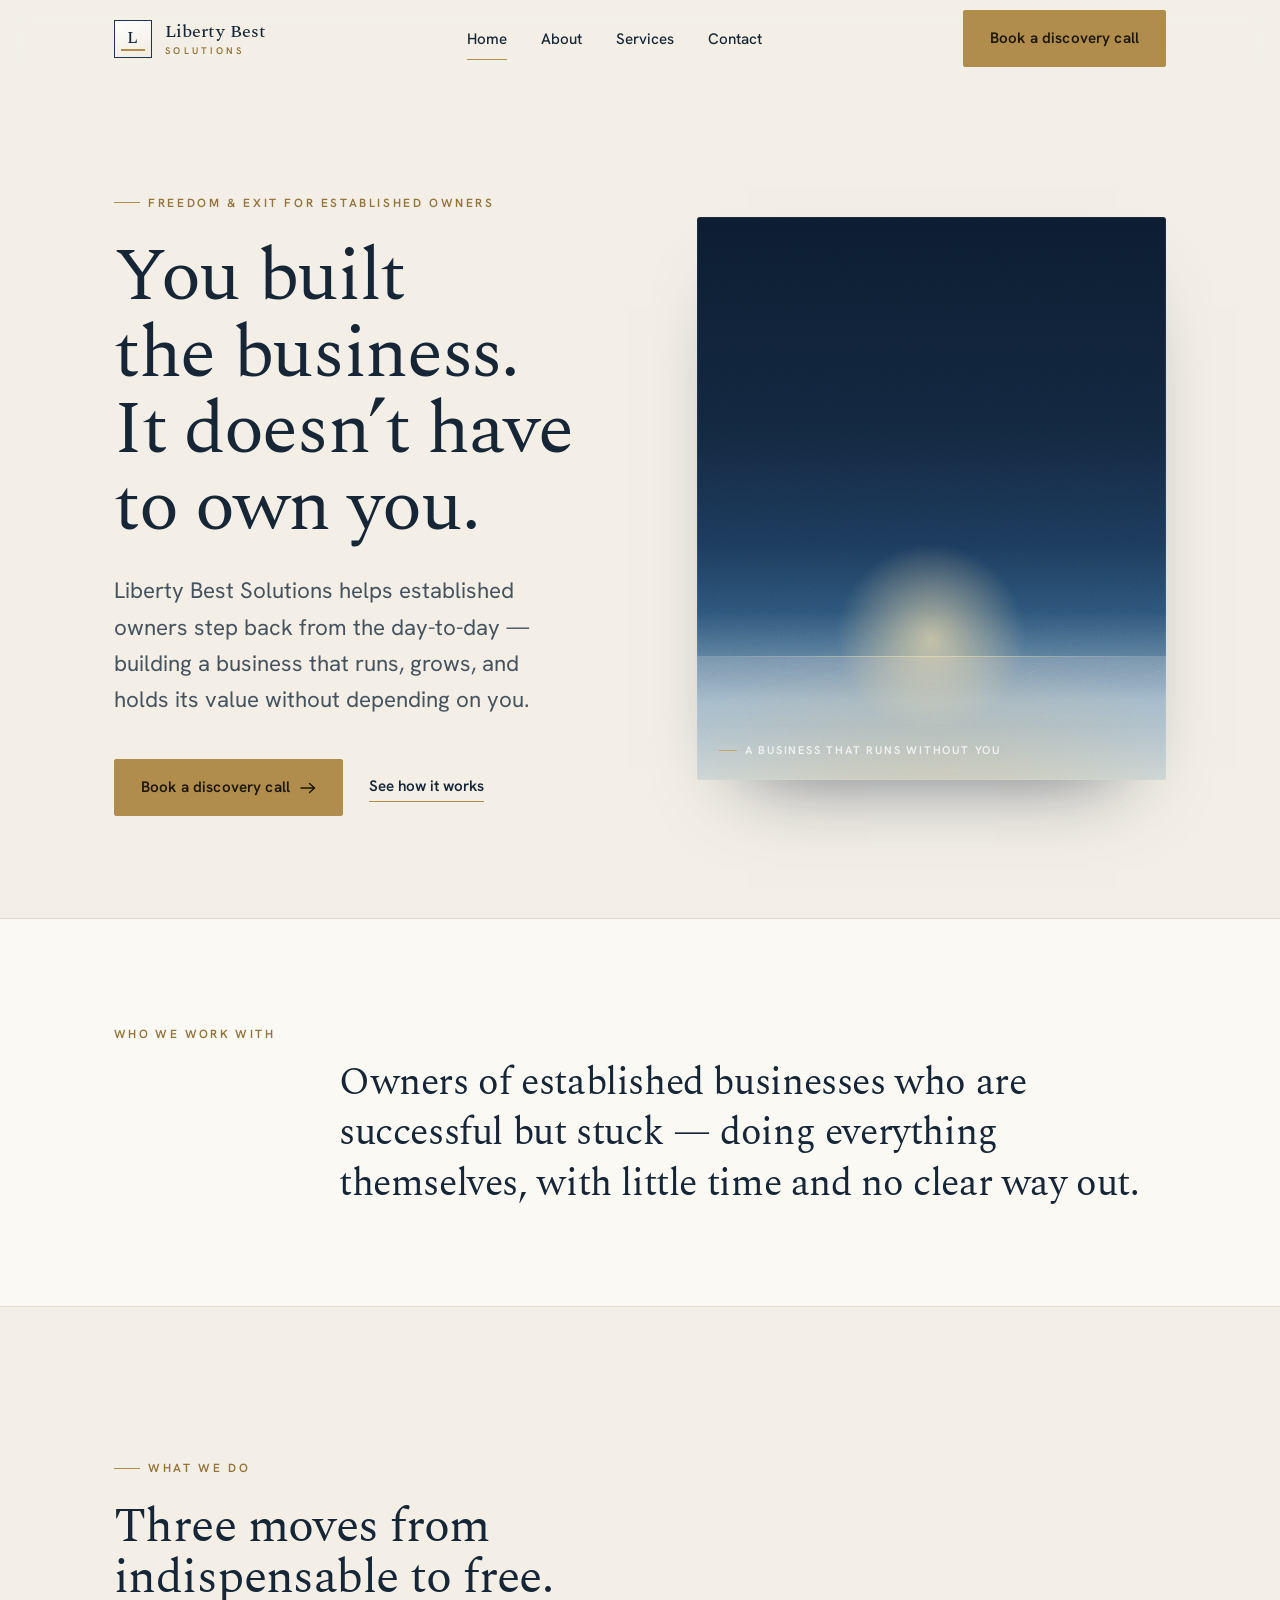
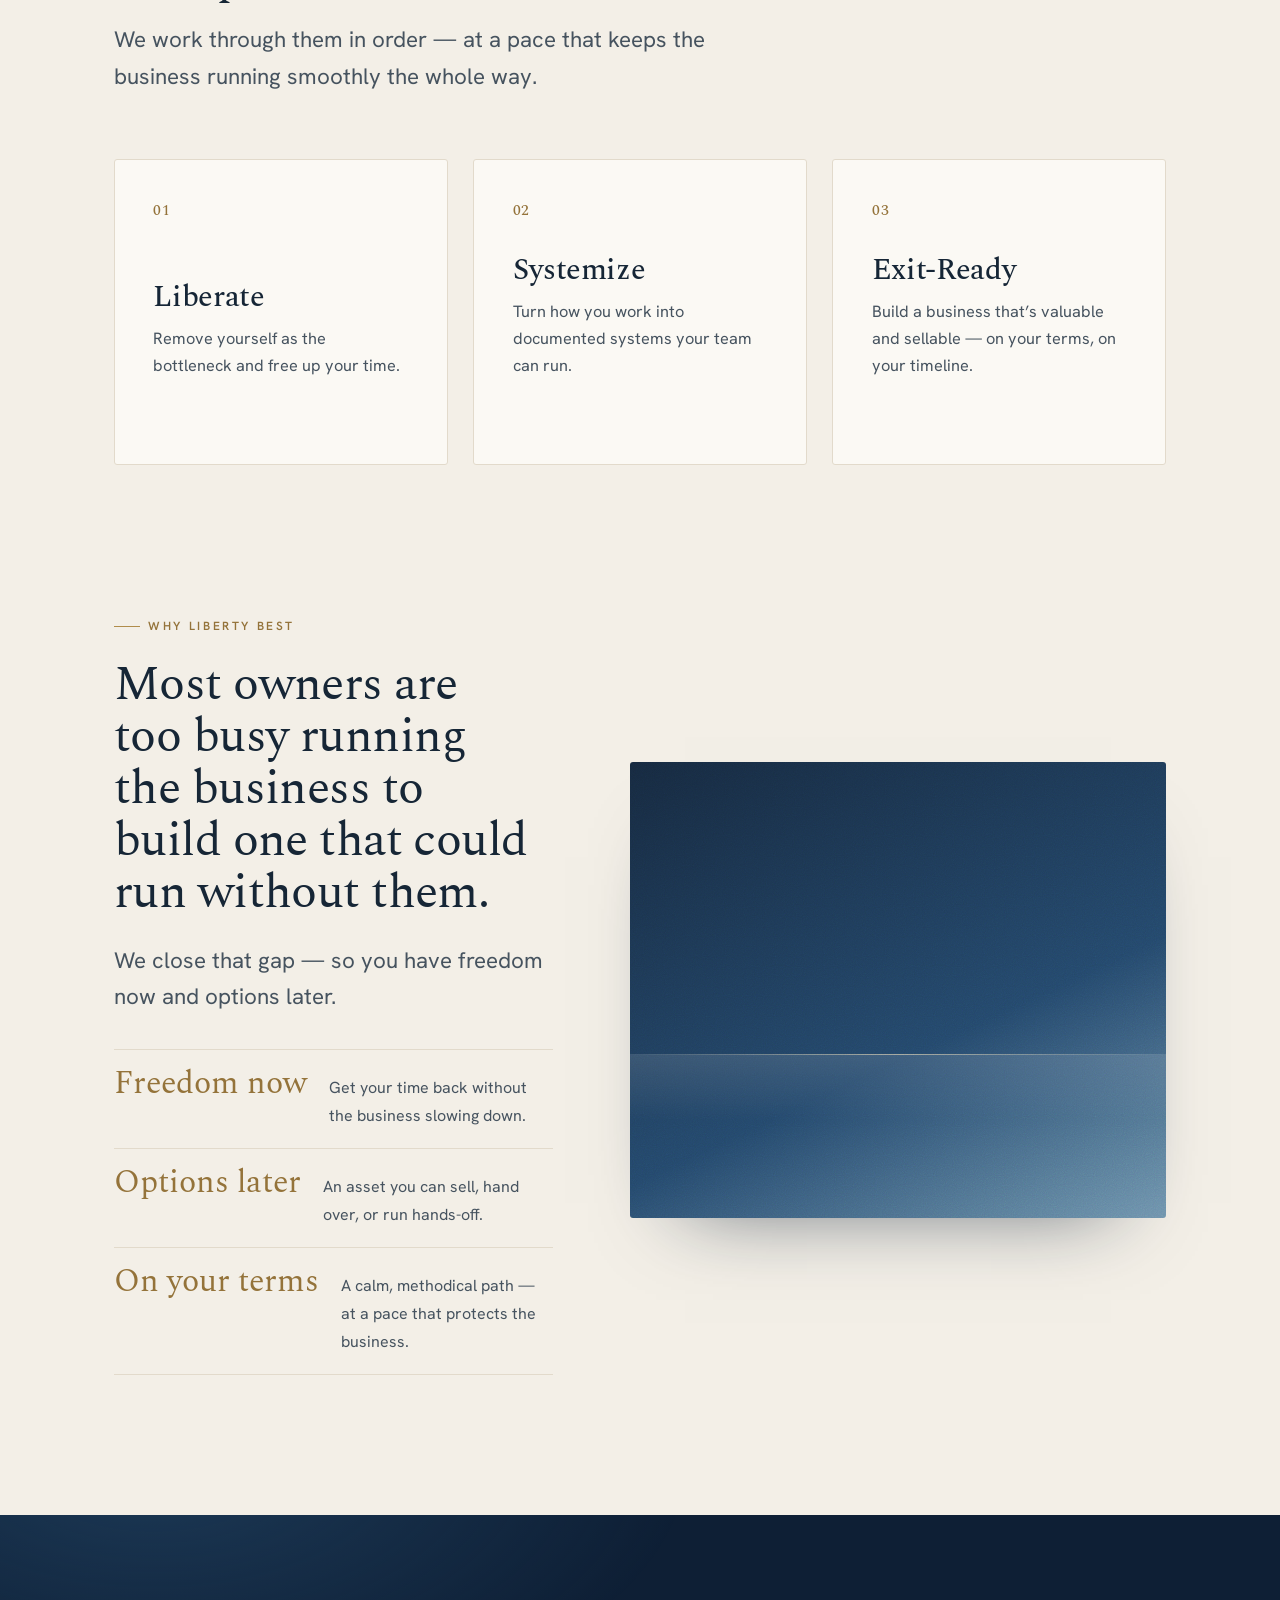
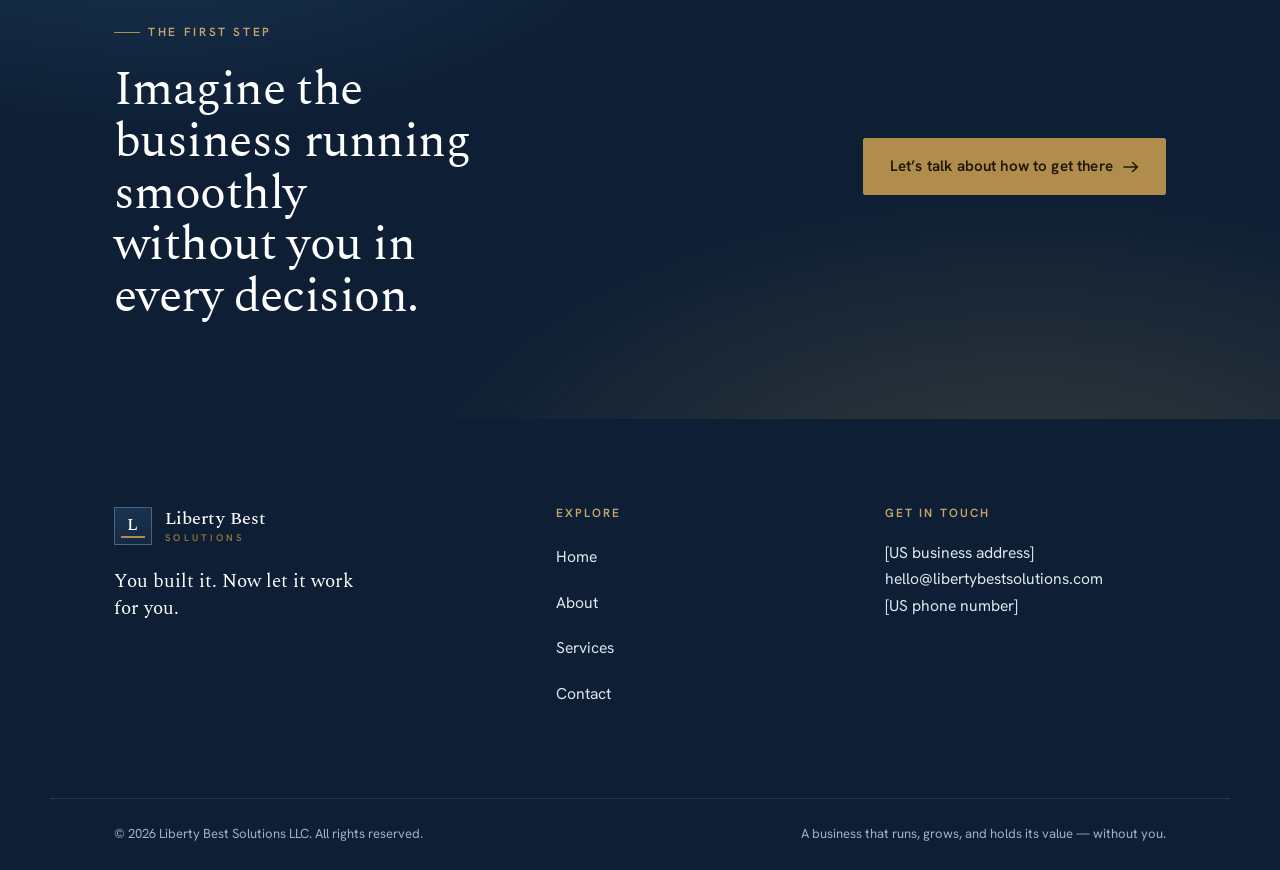
<file: index.html>
<!DOCTYPE html>
<html lang="en">
<head>
<meta charset="UTF-8" />
<meta name="viewport" content="width=device-width, initial-scale=1.0" />
<title>Liberty Best Solutions — A business that runs without you</title>
<meta name="description" content="Liberty Best Solutions helps established owners step back from the day-to-day — building a business that runs, grows, and holds its value without depending on you." />
<link rel="stylesheet" href="styles.css" />
</head>
<body>

<!-- ===== Header ===== -->
<header class="site-header">
  <div class="wrap nav">
    <a class="brand" href="index.html" aria-label="Liberty Best Solutions home">
      <span class="brand__mark"><span>L</span></span>
      <span class="brand__name"><b>Liberty Best</b><small>Solutions</small></span>
    </a>
    <nav class="nav__links" aria-label="Primary">
      <a href="index.html" aria-current="page">Home</a>
      <a href="about.html">About</a>
      <a href="services.html">Services</a>
      <a href="contact.html">Contact</a>
    </nav>
    <div class="nav__cta">
      <a class="btn btn--gold" href="contact.html">Book a discovery call</a>
      <button class="nav__toggle" aria-label="Menu" aria-expanded="false"><span></span></button>
    </div>
  </div>
</header>

<main>
<!-- ===== Hero ===== -->
<section class="hero">
  <div class="wrap hero__grid">
    <div class="hero__copy">
      <p class="eyebrow hero__eyebrow reveal">Freedom &amp; exit for established owners</p>
      <h1 class="display reveal" data-d="1">You built the business.<br />It doesn’t have to own you.</h1>
      <p class="lead reveal" data-d="2">Liberty Best Solutions helps established owners step back from the day-to-day — building a business that runs, grows, and holds its value without depending on you.</p>
      <div class="hero__actions reveal" data-d="3">
        <a class="btn btn--gold" href="contact.html">Book a discovery call
          <svg width="16" height="12" viewBox="0 0 16 12" fill="none"><path d="M1 6h13M9.5 1.5 14.5 6l-5 4.5" stroke="currentColor" stroke-width="1.5" stroke-linecap="round" stroke-linejoin="round"/></svg>
        </a>
        <a class="tlink" href="services.html">See how it works</a>
      </div>
    </div>
    <div class="hero__visual reveal" data-d="2">
      <div class="horizon">
        <div class="horizon__line"></div>
        <div class="grain"></div>
        <span class="horizon__caption">A business that runs without you</span>
      </div>
    </div>
  </div>
</section>

<!-- ===== Who we work with ===== -->
<section class="statement section--tight">
  <div class="wrap statement__inner">
    <p class="statement__label reveal">Who we work&nbsp;with</p>
    <p class="statement__text reveal" data-d="1">Owners of established businesses who are successful but stuck — doing everything themselves, with little time and no clear way out.</p>
  </div>
</section>

<!-- ===== Services summary ===== -->
<section class="section">
  <div class="wrap">
    <div class="shead reveal">
      <p class="eyebrow">What we do</p>
      <h2 class="h2">Three moves from indispensable to free.</h2>
      <p class="lead">We work through them in order — at a pace that keeps the business running smoothly the whole way.</p>
    </div>
    <div class="svc-grid">
      <article class="svc reveal" data-d="1">
        <span class="svc__num">01</span>
        <h3 class="svc__title">Liberate</h3>
        <p class="svc__body">Remove yourself as the bottleneck and free up your time.</p>
        <a class="svc__more" href="services.html#liberate">Explore Liberate
          <svg width="14" height="10" viewBox="0 0 14 10" fill="none"><path d="M1 5h11M8 1.5 12.5 5 8 8.5" stroke="currentColor" stroke-width="1.4" stroke-linecap="round" stroke-linejoin="round"/></svg>
        </a>
      </article>
      <article class="svc reveal" data-d="2">
        <span class="svc__num">02</span>
        <h3 class="svc__title">Systemize</h3>
        <p class="svc__body">Turn how you work into documented systems your team can run.</p>
        <a class="svc__more" href="services.html#systemize">Explore Systemize
          <svg width="14" height="10" viewBox="0 0 14 10" fill="none"><path d="M1 5h11M8 1.5 12.5 5 8 8.5" stroke="currentColor" stroke-width="1.4" stroke-linecap="round" stroke-linejoin="round"/></svg>
        </a>
      </article>
      <article class="svc reveal" data-d="3">
        <span class="svc__num">03</span>
        <h3 class="svc__title">Exit-Ready</h3>
        <p class="svc__body">Build a business that’s valuable and sellable — on your terms, on your timeline.</p>
        <a class="svc__more" href="services.html#exit-ready">Explore Exit-Ready
          <svg width="14" height="10" viewBox="0 0 14 10" fill="none"><path d="M1 5h11M8 1.5 12.5 5 8 8.5" stroke="currentColor" stroke-width="1.4" stroke-linecap="round" stroke-linejoin="round"/></svg>
        </a>
      </article>
    </div>
  </div>
</section>

<!-- ===== Why Liberty Best ===== -->
<section class="section" style="padding-top:0;">
  <div class="wrap editorial">
    <div class="editorial__copy">
      <p class="eyebrow reveal">Why Liberty Best</p>
      <h2 class="h2 reveal" data-d="1" style="margin:22px 0 24px;">Most owners are too busy running the business to build one that could run without them.</h2>
      <p class="lead reveal" data-d="2">We close that gap — so you have freedom now and options later.</p>
      <dl class="kfacts reveal" data-d="2">
        <div class="kfact"><b>Freedom now</b><span>Get your time back without the business slowing down.</span></div>
        <div class="kfact"><b>Options later</b><span>An asset you can sell, hand over, or run hands-off.</span></div>
        <div class="kfact"><b>On your terms</b><span>A calm, methodical path — at a pace that protects the business.</span></div>
      </dl>
    </div>
    <div class="editorial__media reveal" data-d="1">
      <div class="horizon__line"></div>
      <div class="grain"></div>
    </div>
  </div>
</section>

<!-- ===== Closing CTA ===== -->
<section class="cta-band on-navy">
  <div class="horizon-bg"></div>
  <div class="wrap cta-band__inner section--tight">
    <div>
      <p class="eyebrow reveal">The first step</p>
      <h2 class="reveal" data-d="1" style="margin-top:20px;">Imagine the business running smoothly without you in every decision.</h2>
    </div>
    <div class="reveal" data-d="2">
      <a class="btn btn--gold" href="contact.html">Let’s talk about how to get there
        <svg width="16" height="12" viewBox="0 0 16 12" fill="none"><path d="M1 6h13M9.5 1.5 14.5 6l-5 4.5" stroke="currentColor" stroke-width="1.5" stroke-linecap="round" stroke-linejoin="round"/></svg>
      </a>
    </div>
  </div>
</section>
</main>

<!-- ===== Footer ===== -->
<footer class="site-footer">
  <div class="wrap foot">
    <div class="foot__brand">
      <a class="brand" href="index.html" aria-label="Liberty Best Solutions home">
        <span class="brand__mark"><span>L</span></span>
        <span class="brand__name"><b>Liberty Best</b><small>Solutions</small></span>
      </a>
      <p class="foot__tag">You built it. Now let it work for you.</p>
    </div>
    <div>
      <h4>Explore</h4>
      <ul>
        <li><a href="index.html">Home</a></li>
        <li><a href="about.html">About</a></li>
        <li><a href="services.html">Services</a></li>
        <li><a href="contact.html">Contact</a></li>
      </ul>
    </div>
    <div>
      <h4>Get in touch</h4>
      <address>
        [US business address]<br />
        <a href="mailto:hello@libertybestsolutions.com">hello@libertybestsolutions.com</a><br />
        [US phone number]
      </address>
    </div>
  </div>
  <div class="wrap foot__bar">
    <span>© <span data-year>2026</span> Liberty Best Solutions LLC. All rights reserved.</span>
    <span>A business that runs, grows, and holds its value — without you.</span>
  </div>
</footer>

<script src="app.js"></script>
</body>
</html>
</file>
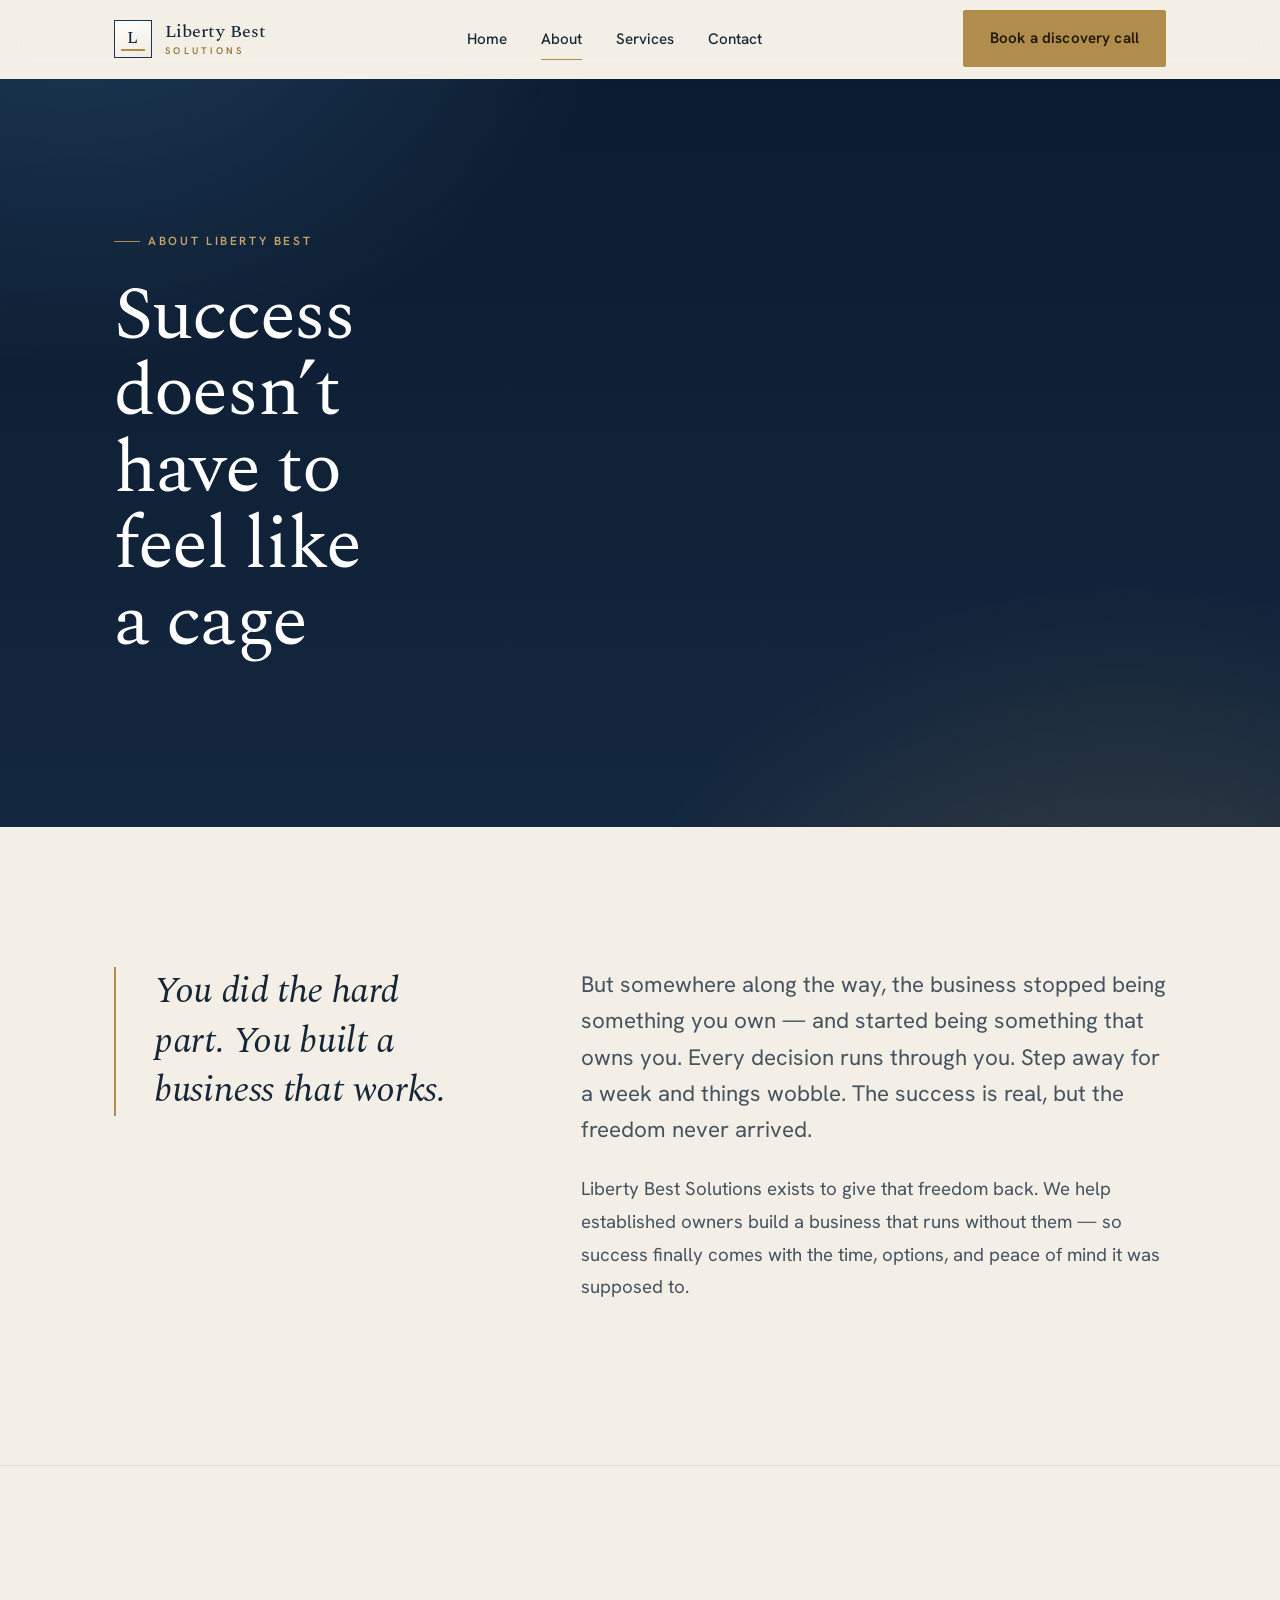
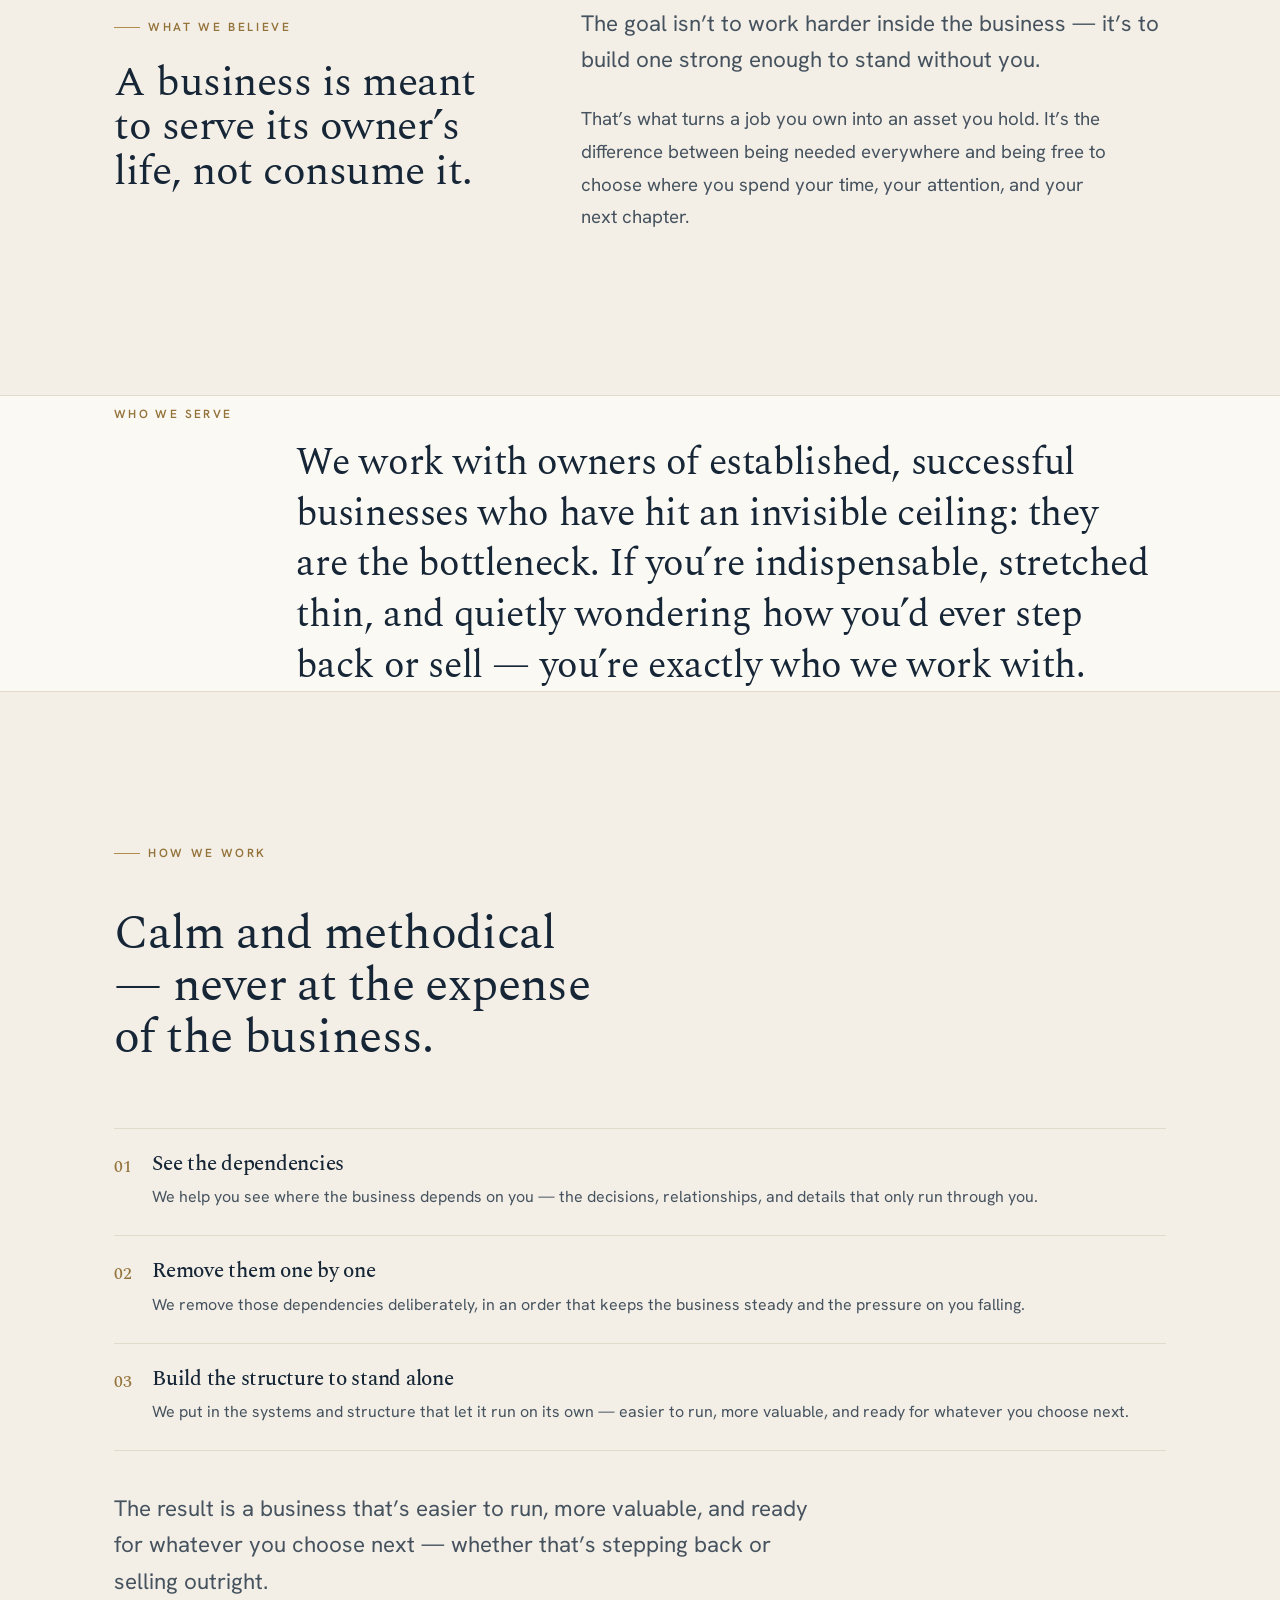
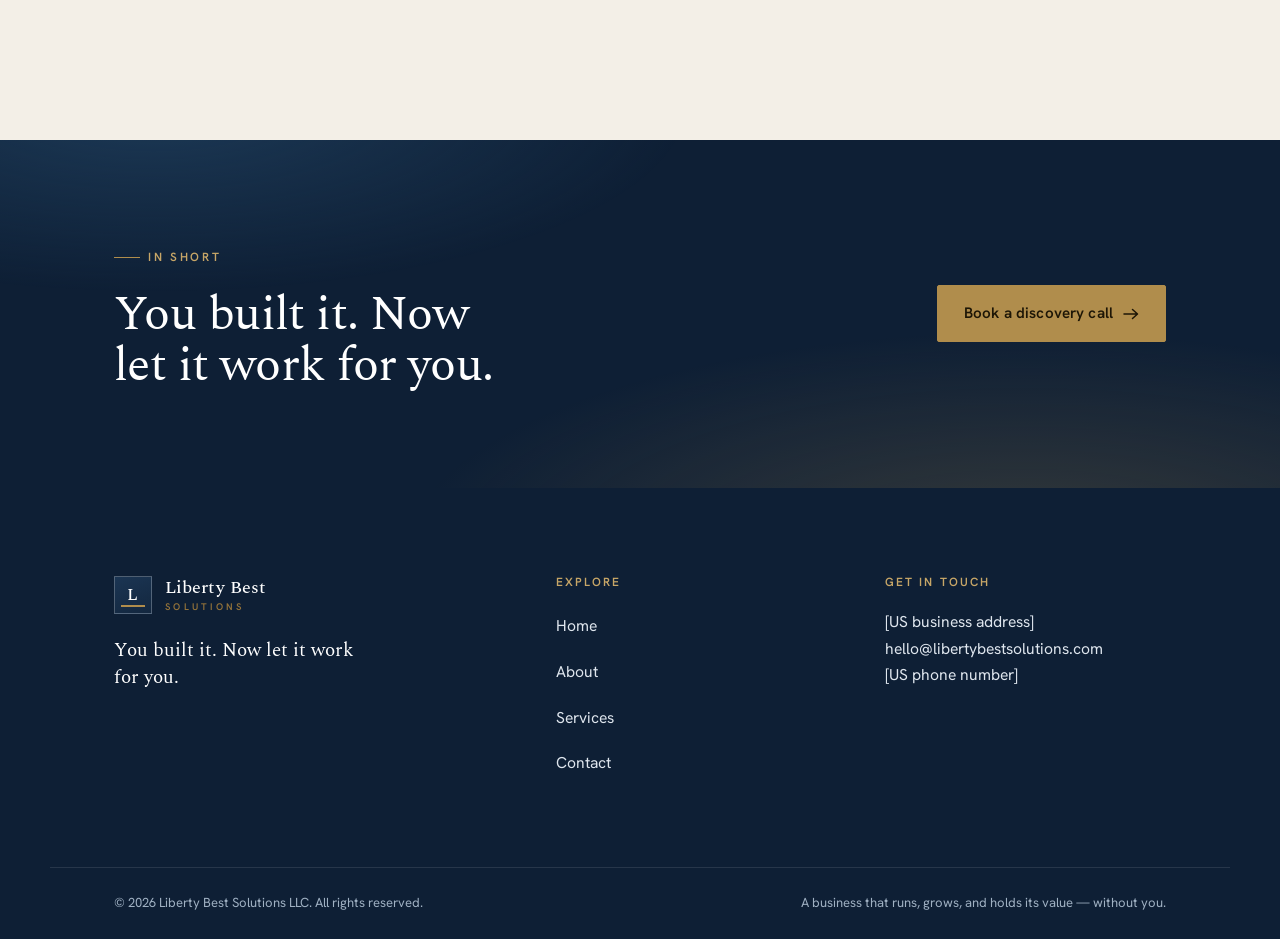
<file: about.html>
<!DOCTYPE html>
<html lang="en">
<head>
<meta charset="UTF-8" />
<meta name="viewport" content="width=device-width, initial-scale=1.0" />
<title>About — Liberty Best Solutions</title>
<meta name="description" content="Success doesn’t have to feel like a cage. Liberty Best Solutions helps established owners build a business that runs without them — so success finally comes with time, options, and peace of mind." />
<link rel="stylesheet" href="styles.css" />
</head>
<body>

<header class="site-header">
  <div class="wrap nav">
    <a class="brand" href="index.html" aria-label="Liberty Best Solutions home">
      <span class="brand__mark"><span>L</span></span>
      <span class="brand__name"><b>Liberty Best</b><small>Solutions</small></span>
    </a>
    <nav class="nav__links" aria-label="Primary">
      <a href="index.html">Home</a>
      <a href="about.html" aria-current="page">About</a>
      <a href="services.html">Services</a>
      <a href="contact.html">Contact</a>
    </nav>
    <div class="nav__cta">
      <a class="btn btn--gold" href="contact.html">Book a discovery call</a>
      <button class="nav__toggle" aria-label="Menu" aria-expanded="false"><span></span></button>
    </div>
  </div>
</header>

<main>
<!-- Page hero -->
<section class="phero on-navy">
  <div class="phero__bg"></div>
  <div class="wrap">
    <div class="phero__inner">
      <p class="eyebrow reveal">About Liberty Best</p>
      <h1 class="display reveal" data-d="1">Success doesn’t have to feel like a cage</h1>
    </div>
  </div>
</section>

<!-- Opening -->
<section class="section">
  <div class="wrap prose-grid">
    <div class="reveal">
      <p class="pullquote">You did the hard part. You built a business that works.</p>
    </div>
    <div class="body reveal" data-d="1">
      <p class="lead">But somewhere along the way, the business stopped being something you own — and started being something that owns you. Every decision runs through you. Step away for a week and things wobble. The success is real, but the freedom never arrived.</p>
      <p>Liberty Best Solutions exists to give that freedom back. We help established owners build a business that runs without them — so success finally comes with the time, options, and peace of mind it was supposed to.</p>
    </div>
  </div>
</section>

<hr class="divider" />

<!-- What we believe -->
<section class="section">
  <div class="wrap prose-grid">
    <div class="reveal">
      <p class="eyebrow">What we believe</p>
      <h2 class="h2" style="margin-top:22px;">A business is meant to serve its owner’s life, not consume it.</h2>
    </div>
    <div class="body reveal" data-d="1">
      <p class="lead">The goal isn’t to work harder inside the business — it’s to build one strong enough to stand without you.</p>
      <p>That’s what turns a job you own into an asset you hold. It’s the difference between being needed everywhere and being free to choose where you spend your time, your attention, and your next chapter.</p>
    </div>
  </div>
</section>

<!-- Who we serve / How we work -->
<section class="statement">
  <div class="wrap statement__inner">
    <p class="statement__label reveal">Who we serve</p>
    <p class="statement__text reveal" data-d="1">We work with owners of established, successful businesses who have hit an invisible ceiling: they are the bottleneck. If you’re indispensable, stretched thin, and quietly wondering how you’d ever step back or sell — you’re exactly who we work with.</p>
  </div>
</section>

<section class="section">
  <div class="wrap">
    <div class="shead reveal">
      <p class="eyebrow">How we work</p>
      <h2 class="h2" style="margin-top:22px;">Calm and methodical — never at the expense of the business.</h2>
    </div>
    <ol class="valuelist">
      <li class="reveal">
        <span class="vnum">01</span>
        <div>
          <h3>See the dependencies</h3>
          <p>We help you see where the business depends on you — the decisions, relationships, and details that only run through you.</p>
        </div>
      </li>
      <li class="reveal" data-d="1">
        <span class="vnum">02</span>
        <div>
          <h3>Remove them one by one</h3>
          <p>We remove those dependencies deliberately, in an order that keeps the business steady and the pressure on you falling.</p>
        </div>
      </li>
      <li class="reveal" data-d="2">
        <span class="vnum">03</span>
        <div>
          <h3>Build the structure to stand alone</h3>
          <p>We put in the systems and structure that let it run on its own — easier to run, more valuable, and ready for whatever you choose next.</p>
        </div>
      </li>
    </ol>
    <p class="lead reveal" data-d="2" style="margin-top:40px;max-width:60ch;">The result is a business that’s easier to run, more valuable, and ready for whatever you choose next — whether that’s stepping back or selling outright.</p>
  </div>
</section>

<!-- Closing -->
<section class="cta-band on-navy">
  <div class="horizon-bg"></div>
  <div class="wrap cta-band__inner section--tight">
    <div>
      <p class="eyebrow reveal">In short</p>
      <h2 class="reveal" data-d="1" style="margin-top:20px;">You built it. Now let it work for you.</h2>
    </div>
    <div class="reveal" data-d="2">
      <a class="btn btn--gold" href="contact.html">Book a discovery call
        <svg width="16" height="12" viewBox="0 0 16 12" fill="none"><path d="M1 6h13M9.5 1.5 14.5 6l-5 4.5" stroke="currentColor" stroke-width="1.5" stroke-linecap="round" stroke-linejoin="round"/></svg>
      </a>
    </div>
  </div>
</section>
</main>

<footer class="site-footer">
  <div class="wrap foot">
    <div class="foot__brand">
      <a class="brand" href="index.html" aria-label="Liberty Best Solutions home">
        <span class="brand__mark"><span>L</span></span>
        <span class="brand__name"><b>Liberty Best</b><small>Solutions</small></span>
      </a>
      <p class="foot__tag">You built it. Now let it work for you.</p>
    </div>
    <div>
      <h4>Explore</h4>
      <ul>
        <li><a href="index.html">Home</a></li>
        <li><a href="about.html">About</a></li>
        <li><a href="services.html">Services</a></li>
        <li><a href="contact.html">Contact</a></li>
      </ul>
    </div>
    <div>
      <h4>Get in touch</h4>
      <address>
        [US business address]<br />
        <a href="mailto:hello@libertybestsolutions.com">hello@libertybestsolutions.com</a><br />
        [US phone number]
      </address>
    </div>
  </div>
  <div class="wrap foot__bar">
    <span>© <span data-year>2026</span> Liberty Best Solutions LLC. All rights reserved.</span>
    <span>A business that runs, grows, and holds its value — without you.</span>
  </div>
</footer>

<script src="app.js"></script>
</body>
</html>
</file>
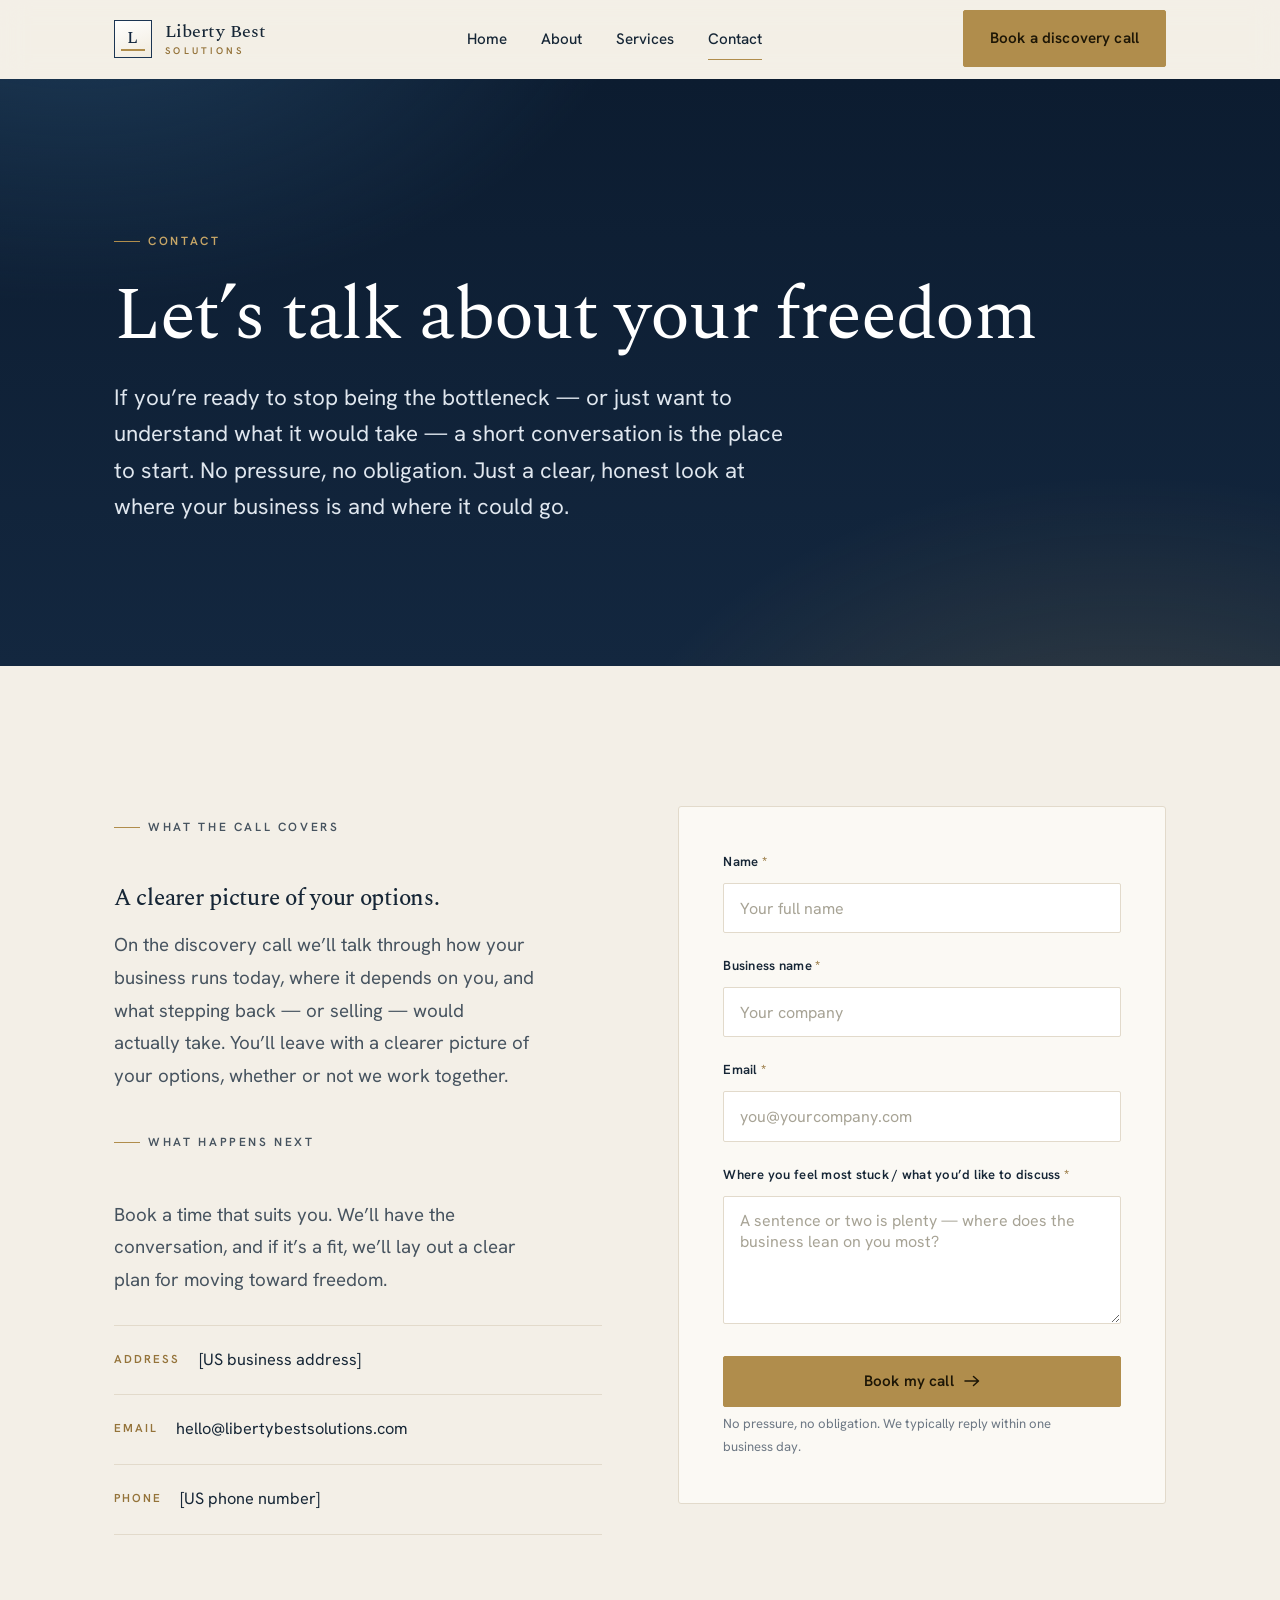
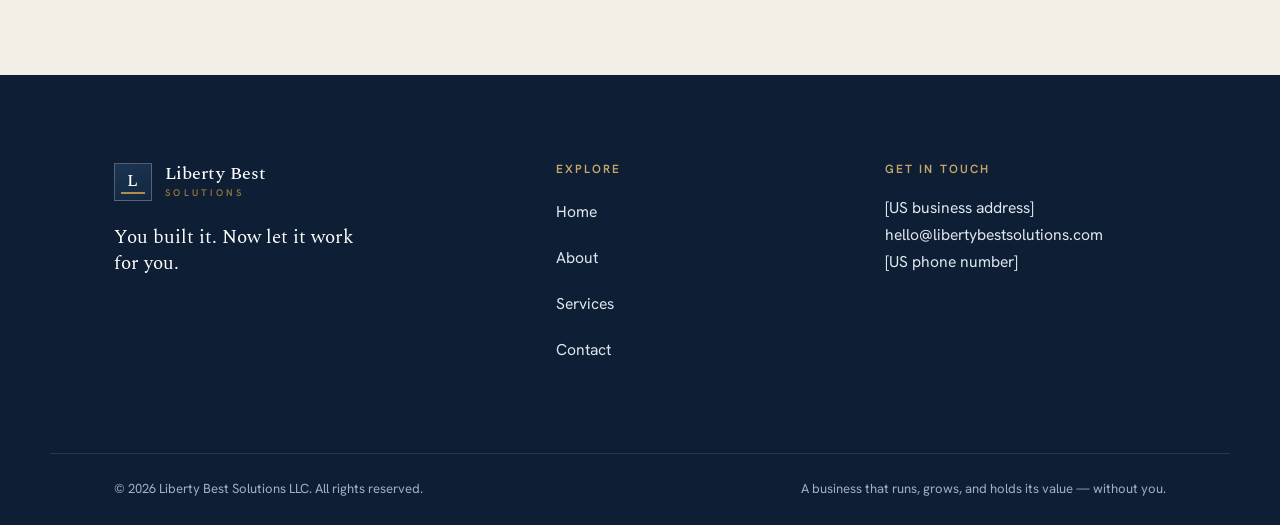
<file: contact.html>
<!DOCTYPE html>
<html lang="en">
<head>
<meta charset="UTF-8" />
<meta name="viewport" content="width=device-width, initial-scale=1.0" />
<title>Contact — Liberty Best Solutions</title>
<meta name="description" content="Let’s talk about your freedom. Book a discovery call — no pressure, no obligation. A clear, honest look at where your business is and where it could go." />
<link rel="stylesheet" href="styles.css" />
</head>
<body>

<header class="site-header">
  <div class="wrap nav">
    <a class="brand" href="index.html" aria-label="Liberty Best Solutions home">
      <span class="brand__mark"><span>L</span></span>
      <span class="brand__name"><b>Liberty Best</b><small>Solutions</small></span>
    </a>
    <nav class="nav__links" aria-label="Primary">
      <a href="index.html">Home</a>
      <a href="about.html">About</a>
      <a href="services.html">Services</a>
      <a href="contact.html" aria-current="page">Contact</a>
    </nav>
    <div class="nav__cta">
      <a class="btn btn--gold" href="#book">Book a discovery call</a>
      <button class="nav__toggle" aria-label="Menu" aria-expanded="false"><span></span></button>
    </div>
  </div>
</header>

<main>
<!-- Page hero -->
<section class="phero on-navy">
  <div class="phero__bg"></div>
  <div class="wrap">
    <div class="phero__inner wide">
      <p class="eyebrow reveal">Contact</p>
      <h1 class="display reveal" data-d="1">Let’s talk about your freedom</h1>
      <p class="lead reveal" data-d="2">If you’re ready to stop being the bottleneck — or just want to understand what it would take — a short conversation is the place to start. No pressure, no obligation. Just a clear, honest look at where your business is and where it could go.</p>
    </div>
  </div>
</section>

<!-- Contact + form -->
<section class="section" id="book">
  <div class="wrap contact-grid">
    <!-- Aside -->
    <div class="contact-aside">
      <div class="reveal">
        <p class="eyebrow">What the call covers</p>
        <h3 style="margin-top:20px;">A clearer picture of your options.</h3>
        <p>On the discovery call we’ll talk through how your business runs today, where it depends on you, and what stepping back — or selling — would actually take. You’ll leave with a clearer picture of your options, whether or not we work together.</p>
      </div>

      <div class="reveal" data-d="1" style="margin-top:8px;">
        <p class="eyebrow">What happens next</p>
        <p style="margin-top:18px;">Book a time that suits you. We’ll have the conversation, and if it’s a fit, we’ll lay out a clear plan for moving toward freedom.</p>
      </div>

      <div class="contact-points reveal" data-d="2">
        <div class="cpoint">
          <span class="cpoint__k">Address</span>
          <span class="cpoint__v">[US business address]</span>
        </div>
        <div class="cpoint">
          <span class="cpoint__k">Email</span>
          <span class="cpoint__v"><a href="mailto:hello@libertybestsolutions.com">hello@libertybestsolutions.com</a></span>
        </div>
        <div class="cpoint">
          <span class="cpoint__k">Phone</span>
          <span class="cpoint__v">[US phone number]</span>
        </div>
      </div>
    </div>

    <!-- Form -->
    <div class="reveal" data-d="1">
      <form class="form" id="contact-form" novalidate>
        <input type="hidden" name="access_key" value="0a86e2d9-67a7-4ab7-b66c-dfae883e7408" />
        <input type="hidden" name="subject" value="New enquiry from Liberty Best Solutions" />
        <input type="checkbox" name="botcheck" style="display:none;" tabindex="-1" autocomplete="off" aria-hidden="true" />
        <div class="field" data-required>
          <label for="f-name">Name <span class="req">*</span></label>
          <input type="text" id="f-name" name="name" autocomplete="name" placeholder="Your full name" />
          <span class="field__err">Please enter your name.</span>
        </div>
        <div class="field" data-required>
          <label for="f-business">Business name <span class="req">*</span></label>
          <input type="text" id="f-business" name="business" autocomplete="organization" placeholder="Your company" />
          <span class="field__err">Please enter your business name.</span>
        </div>
        <div class="field" data-required>
          <label for="f-email">Email <span class="req">*</span></label>
          <input type="email" id="f-email" name="email" autocomplete="email" placeholder="you@yourcompany.com" />
          <span class="field__err">Please enter a valid email address.</span>
        </div>
        <div class="field" data-required>
          <label for="f-message">Where you feel most stuck / what you’d like to discuss <span class="req">*</span></label>
          <textarea id="f-message" name="message" placeholder="A sentence or two is plenty — where does the business lean on you most?"></textarea>
          <span class="field__err">Please add a short note so we can prepare.</span>
        </div>
        <button type="submit" class="btn btn--gold" style="width:100%;justify-content:center;">Book my call
          <svg width="16" height="12" viewBox="0 0 16 12" fill="none"><path d="M1 6h13M9.5 1.5 14.5 6l-5 4.5" stroke="currentColor" stroke-width="1.5" stroke-linecap="round" stroke-linejoin="round"/></svg>
        </button>
        <p class="form__note">No pressure, no obligation. We typically reply within one business day.</p>
        <p class="form__error" hidden>Sorry — something went wrong sending your message. Please try again, or email us directly at <a href="mailto:hello@libertybestsolutions.com">hello@libertybestsolutions.com</a>.</p>
      </form>

      <div class="form__success">
        <div class="tick">
          <svg width="26" height="20" viewBox="0 0 26 20" fill="none"><path d="M2 10.5 9 17 24 2" stroke="currentColor" stroke-width="2" stroke-linecap="round" stroke-linejoin="round"/></svg>
        </div>
        <h3>Thank you — your request is in.</h3>
        <p>We’ll be in touch within one business day to find a time that suits you. Talk soon.</p>
      </div>
    </div>
  </div>
</section>
</main>

<footer class="site-footer">
  <div class="wrap foot">
    <div class="foot__brand">
      <a class="brand" href="index.html" aria-label="Liberty Best Solutions home">
        <span class="brand__mark"><span>L</span></span>
        <span class="brand__name"><b>Liberty Best</b><small>Solutions</small></span>
      </a>
      <p class="foot__tag">You built it. Now let it work for you.</p>
    </div>
    <div>
      <h4>Explore</h4>
      <ul>
        <li><a href="index.html">Home</a></li>
        <li><a href="about.html">About</a></li>
        <li><a href="services.html">Services</a></li>
        <li><a href="contact.html">Contact</a></li>
      </ul>
    </div>
    <div>
      <h4>Get in touch</h4>
      <address>
        [US business address]<br />
        <a href="mailto:hello@libertybestsolutions.com">hello@libertybestsolutions.com</a><br />
        [US phone number]
      </address>
    </div>
  </div>
  <div class="wrap foot__bar">
    <span>© <span data-year>2026</span> Liberty Best Solutions LLC. All rights reserved.</span>
    <span>A business that runs, grows, and holds its value — without you.</span>
  </div>
</footer>

<script src="app.js"></script>
</body>
</html>
</file>
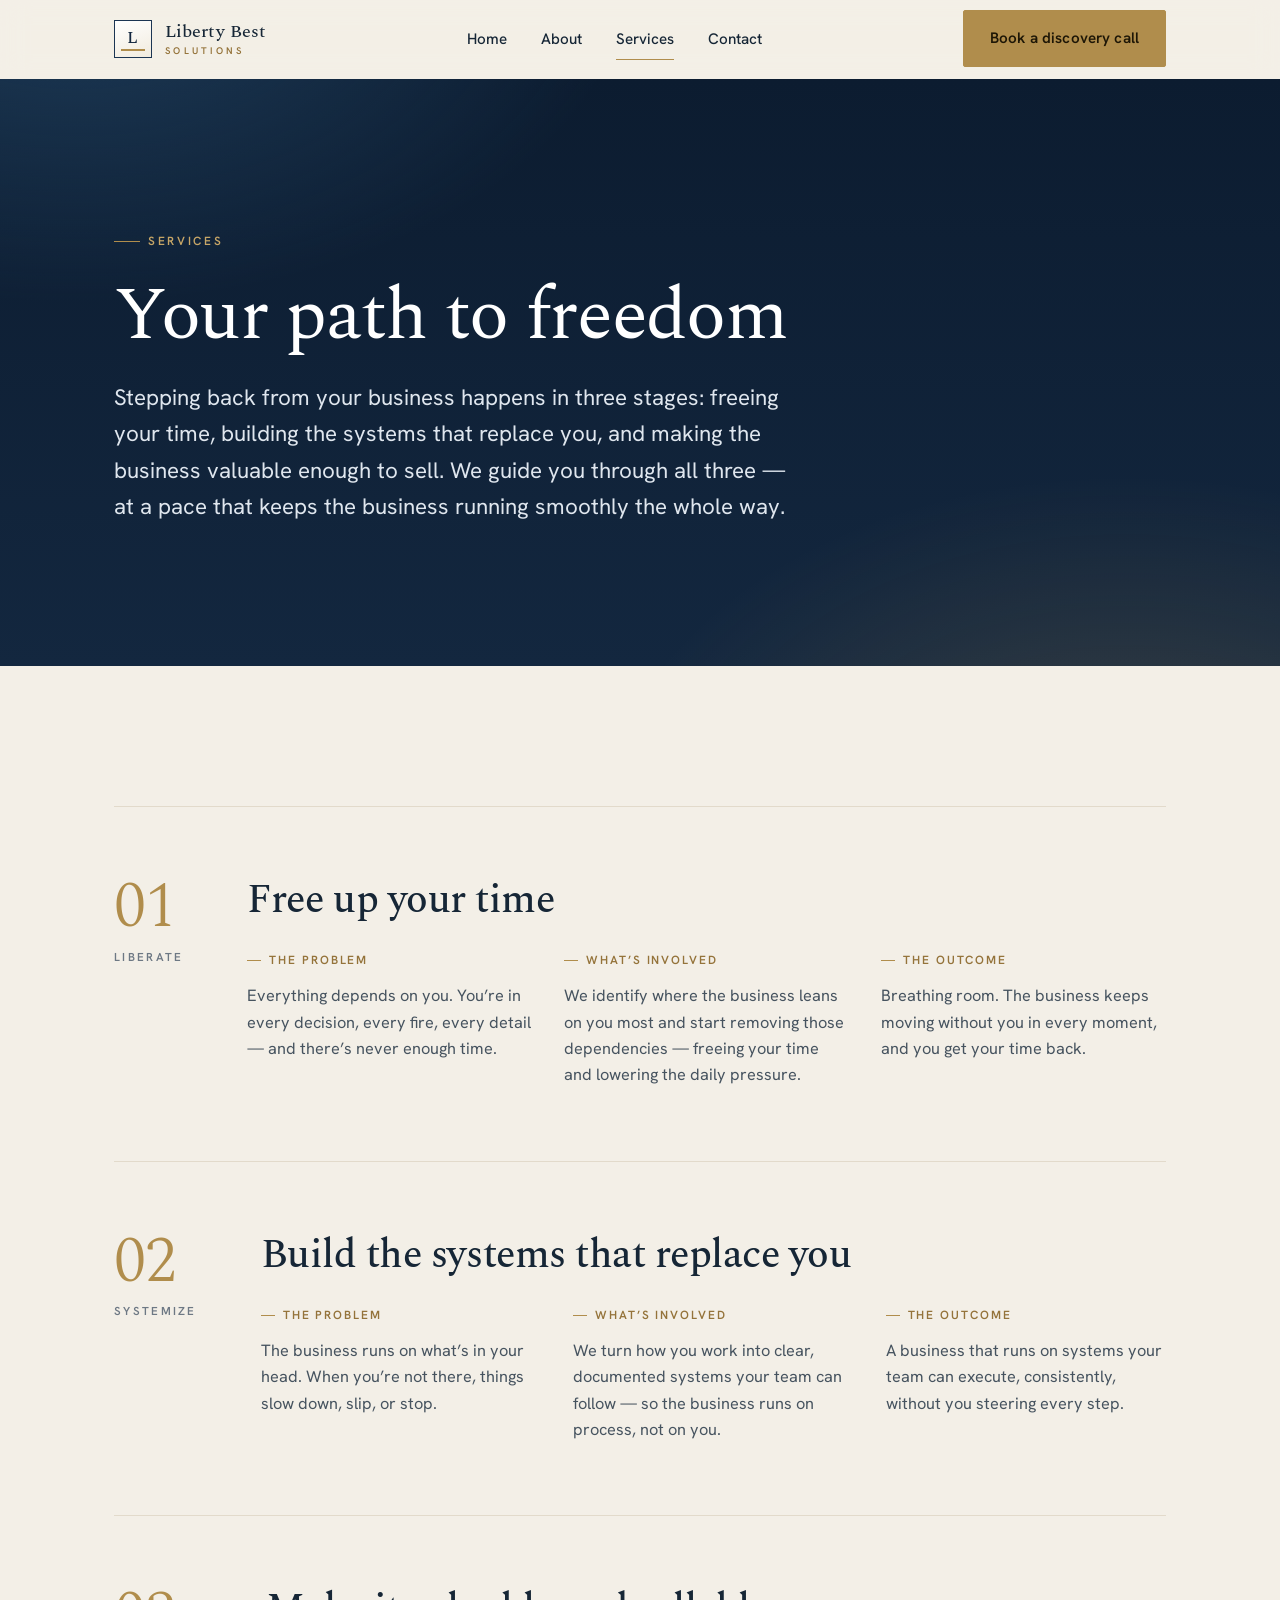
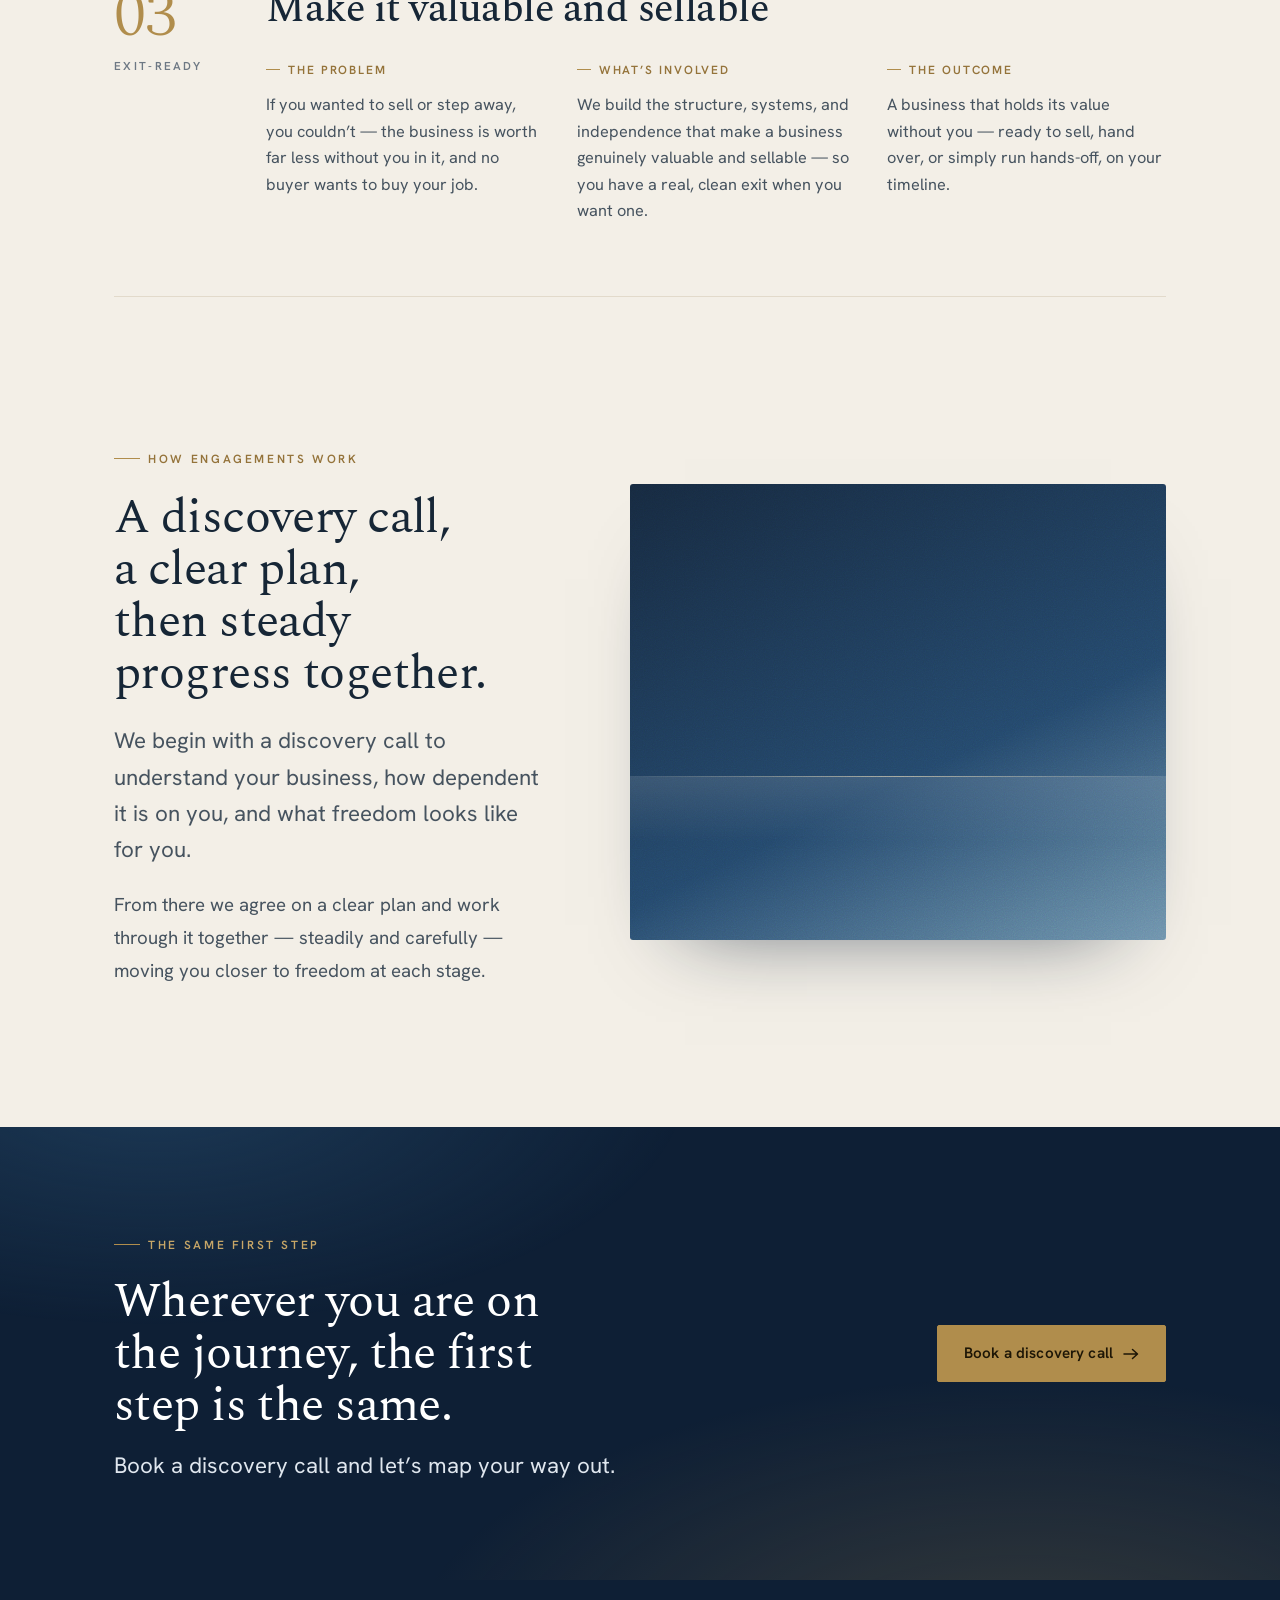
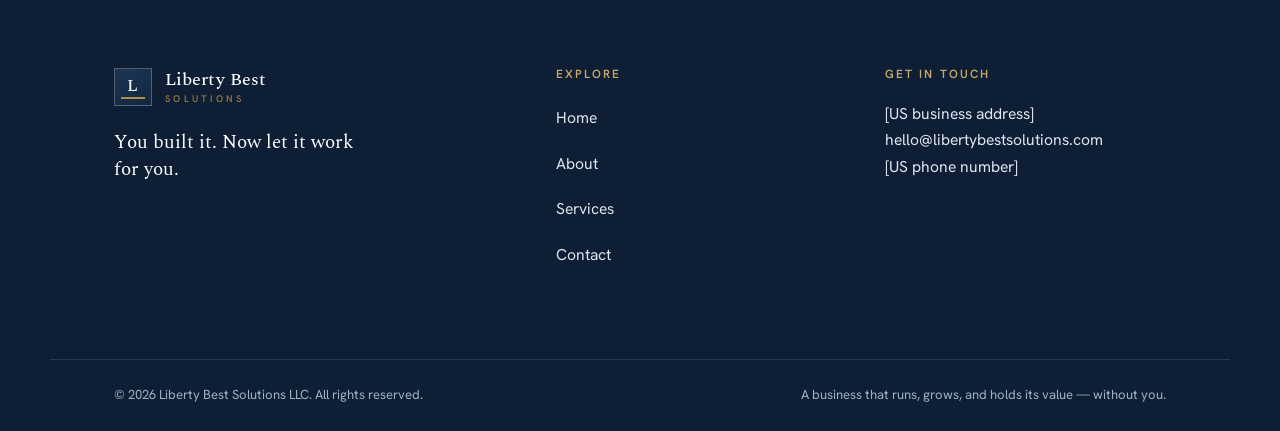
<file: services.html>
<!DOCTYPE html>
<html lang="en">
<head>
<meta charset="UTF-8" />
<meta name="viewport" content="width=device-width, initial-scale=1.0" />
<title>Services — Liberty Best Solutions</title>
<meta name="description" content="Your path to freedom in three stages: Liberate, Systemize, Exit-Ready. We guide you through all three at a pace that keeps the business running smoothly." />
<link rel="stylesheet" href="styles.css" />
</head>
<body>

<header class="site-header">
  <div class="wrap nav">
    <a class="brand" href="index.html" aria-label="Liberty Best Solutions home">
      <span class="brand__mark"><span>L</span></span>
      <span class="brand__name"><b>Liberty Best</b><small>Solutions</small></span>
    </a>
    <nav class="nav__links" aria-label="Primary">
      <a href="index.html">Home</a>
      <a href="about.html">About</a>
      <a href="services.html" aria-current="page">Services</a>
      <a href="contact.html">Contact</a>
    </nav>
    <div class="nav__cta">
      <a class="btn btn--gold" href="contact.html">Book a discovery call</a>
      <button class="nav__toggle" aria-label="Menu" aria-expanded="false"><span></span></button>
    </div>
  </div>
</header>

<main>
<!-- Page hero -->
<section class="phero on-navy">
  <div class="phero__bg"></div>
  <div class="wrap">
    <div class="phero__inner wide">
      <p class="eyebrow reveal">Services</p>
      <h1 class="display reveal" data-d="1">Your path to freedom</h1>
      <p class="lead reveal" data-d="2">Stepping back from your business happens in three stages: freeing your time, building the systems that replace you, and making the business valuable enough to sell. We guide you through all three — at a pace that keeps the business running smoothly the whole way.</p>
    </div>
  </div>
</section>

<!-- Stages -->
<section class="section">
  <div class="wrap">

    <div class="stage reveal" id="liberate">
      <div class="stage__index">
        <b>01</b>
        <small>Liberate</small>
      </div>
      <div class="stage__main">
        <h2 class="stage__title">Free up your time</h2>
        <div class="stage__rows">
          <div class="stage__row">
            <dt>The problem</dt>
            <dd>Everything depends on you. You’re in every decision, every fire, every detail — and there’s never enough time.</dd>
          </div>
          <div class="stage__row">
            <dt>What’s involved</dt>
            <dd>We identify where the business leans on you most and start removing those dependencies — freeing your time and lowering the daily pressure.</dd>
          </div>
          <div class="stage__row">
            <dt>The outcome</dt>
            <dd>Breathing room. The business keeps moving without you in every moment, and you get your time back.</dd>
          </div>
        </div>
      </div>
    </div>

    <div class="stage reveal" id="systemize">
      <div class="stage__index">
        <b>02</b>
        <small>Systemize</small>
      </div>
      <div class="stage__main">
        <h2 class="stage__title">Build the systems that replace you</h2>
        <div class="stage__rows">
          <div class="stage__row">
            <dt>The problem</dt>
            <dd>The business runs on what’s in your head. When you’re not there, things slow down, slip, or stop.</dd>
          </div>
          <div class="stage__row">
            <dt>What’s involved</dt>
            <dd>We turn how you work into clear, documented systems your team can follow — so the business runs on process, not on you.</dd>
          </div>
          <div class="stage__row">
            <dt>The outcome</dt>
            <dd>A business that runs on systems your team can execute, consistently, without you steering every step.</dd>
          </div>
        </div>
      </div>
    </div>

    <div class="stage reveal" id="exit-ready">
      <div class="stage__index">
        <b>03</b>
        <small>Exit-Ready</small>
      </div>
      <div class="stage__main">
        <h2 class="stage__title">Make it valuable and sellable</h2>
        <div class="stage__rows">
          <div class="stage__row">
            <dt>The problem</dt>
            <dd>If you wanted to sell or step away, you couldn’t — the business is worth far less without you in it, and no buyer wants to buy your job.</dd>
          </div>
          <div class="stage__row">
            <dt>What’s involved</dt>
            <dd>We build the structure, systems, and independence that make a business genuinely valuable and sellable — so you have a real, clean exit when you want one.</dd>
          </div>
          <div class="stage__row">
            <dt>The outcome</dt>
            <dd>A business that holds its value without you — ready to sell, hand over, or simply run hands-off, on your timeline.</dd>
          </div>
        </div>
      </div>
    </div>

  </div>
</section>

<!-- How engagements work -->
<section class="section" style="padding-top:0;">
  <div class="wrap editorial">
    <div class="editorial__copy">
      <p class="eyebrow reveal">How engagements work</p>
      <h2 class="h2 reveal" data-d="1" style="margin:22px 0 24px;">A discovery call, a clear plan, then steady progress together.</h2>
      <p class="lead reveal" data-d="2">We begin with a discovery call to understand your business, how dependent it is on you, and what freedom looks like for you.</p>
      <p class="reveal" data-d="2">From there we agree on a clear plan and work through it together — steadily and carefully — moving you closer to freedom at each stage.</p>
    </div>
    <div class="editorial__media reveal" data-d="1">
      <div class="horizon__line"></div>
      <div class="grain"></div>
    </div>
  </div>
</section>

<!-- Section CTA -->
<section class="cta-band on-navy">
  <div class="horizon-bg"></div>
  <div class="wrap cta-band__inner section--tight">
    <div>
      <p class="eyebrow reveal">The same first step</p>
      <h2 class="reveal" data-d="1" style="margin-top:20px;">Wherever you are on the journey, the first step is the same.</h2>
      <p class="lead reveal" data-d="2" style="margin-top:16px;max-width:40ch;">Book a discovery call and let’s map your way out.</p>
    </div>
    <div class="reveal" data-d="2">
      <a class="btn btn--gold" href="contact.html">Book a discovery call
        <svg width="16" height="12" viewBox="0 0 16 12" fill="none"><path d="M1 6h13M9.5 1.5 14.5 6l-5 4.5" stroke="currentColor" stroke-width="1.5" stroke-linecap="round" stroke-linejoin="round"/></svg>
      </a>
    </div>
  </div>
</section>
</main>

<footer class="site-footer">
  <div class="wrap foot">
    <div class="foot__brand">
      <a class="brand" href="index.html" aria-label="Liberty Best Solutions home">
        <span class="brand__mark"><span>L</span></span>
        <span class="brand__name"><b>Liberty Best</b><small>Solutions</small></span>
      </a>
      <p class="foot__tag">You built it. Now let it work for you.</p>
    </div>
    <div>
      <h4>Explore</h4>
      <ul>
        <li><a href="index.html">Home</a></li>
        <li><a href="about.html">About</a></li>
        <li><a href="services.html">Services</a></li>
        <li><a href="contact.html">Contact</a></li>
      </ul>
    </div>
    <div>
      <h4>Get in touch</h4>
      <address>
        [US business address]<br />
        <a href="mailto:hello@libertybestsolutions.com">hello@libertybestsolutions.com</a><br />
        [US phone number]
      </address>
    </div>
  </div>
  <div class="wrap foot__bar">
    <span>© <span data-year>2026</span> Liberty Best Solutions LLC. All rights reserved.</span>
    <span>A business that runs, grows, and holds its value — without you.</span>
  </div>
</footer>

<script src="app.js"></script>
</body>
</html>
</file>
<file: styles.css>
/* =========================================================
   Liberty Best Solutions — shared stylesheet
   Mature · calm · premium · authoritative
   ========================================================= */

@import url('https://fonts.googleapis.com/css2?family=Spectral:ital,wght@0,300;0,400;0,500;0,600;1,400&family=Hanken+Grotesk:wght@400;500;600;700&display=swap');

:root{
  /* Navy — trust, stability, premium */
  --navy-900:#0e1f35;
  --navy-800:#13273f;
  --navy-700:#1b3553;
  --navy-600:#284a6e;
  --ink:#162636;          /* primary text on light */

  /* Warm stone neutrals */
  --stone:#f3efe7;        /* page background */
  --stone-deep:#ece6da;
  --paper:#fbf9f4;        /* cards / raised surfaces */
  --line:#e2dacb;         /* hairline on stone */
  --line-soft:#eee8db;

  /* Muted gold accent — used sparingly */
  --gold:#b08d4c;
  --gold-soft:#c7a667;
  --gold-deep:#94733a;
  --gold-tint:rgba(176,141,76,0.10);

  /* Text roles */
  --body:#46535f;         /* body copy on light */
  --muted:#6d7884;        /* secondary */
  --on-navy:#dfe6ee;      /* body on navy */
  --on-navy-soft:#9fb0c2; /* secondary on navy */

  --maxw:1180px;
  --gutter:clamp(20px,5vw,64px);
  --serif:'Spectral',Georgia,'Times New Roman',serif;
  --sans:'Hanken Grotesk',-apple-system,BlinkMacSystemFont,'Segoe UI',Helvetica,Arial,sans-serif;

  --ease:cubic-bezier(.22,.61,.36,1);
}

*{box-sizing:border-box;margin:0;padding:0;}
html{scroll-behavior:smooth;-webkit-text-size-adjust:100%;}
body{
  font-family:var(--sans);
  background:var(--stone);
  color:var(--body);
  font-size:clamp(1rem,0.97rem + 0.25vw,1.1875rem);
  line-height:1.75;
  font-weight:400;
  -webkit-font-smoothing:antialiased;
  text-rendering:optimizeLegibility;
  overflow-x:hidden;
}
img{max-width:100%;display:block;}
a{color:inherit;text-decoration:none;}

/* ---------- Layout ---------- */
.wrap{max-width:var(--maxw);margin-inline:auto;padding-inline:var(--gutter);}
.section{padding-block:clamp(72px,11vw,140px);}
.section--tight{padding-block:clamp(56px,8vw,96px);}
.divider{height:1px;background:var(--line);border:0;}

/* ---------- Typography ---------- */
h1,h2,h3,h4{font-family:var(--serif);color:var(--ink);font-weight:500;line-height:1.08;letter-spacing:-0.012em;text-wrap:balance;}
.display{
  font-size:clamp(2.5rem,1.7rem + 3.9vw,4.6rem);
  font-weight:400;
  line-height:1.04;
  letter-spacing:-0.018em;
}
h2.h2{font-size:clamp(1.9rem,1.4rem + 2.1vw,3rem);font-weight:400;}
h3{font-size:clamp(1.25rem,1.1rem + 0.6vw,1.6rem);}
.lead{
  font-size:clamp(1.15rem,1.04rem + 0.5vw,1.4rem);
  line-height:1.62;
  color:var(--body);
  font-weight:400;
  text-wrap:pretty;
}
p{text-wrap:pretty;}
p + p{margin-top:1.1em;}

.eyebrow{
  font-family:var(--sans);
  font-size:0.74rem;
  font-weight:600;
  letter-spacing:0.22em;
  text-transform:uppercase;
  color:var(--gold-deep);
  display:inline-flex;
  align-items:center;
  gap:0.7em;
}
.eyebrow::before{
  content:"";
  width:26px;height:1px;background:var(--gold);
  display:inline-block;
}
.eyebrow--center{justify-content:center;}
.on-navy .eyebrow{color:var(--gold-soft);}

/* ---------- Buttons ---------- */
.btn{
  --bg:var(--navy-800);--fg:#fff;--bd:var(--navy-800);
  font-family:var(--sans);
  font-weight:600;
  font-size:0.95rem;
  letter-spacing:0.01em;
  display:inline-flex;align-items:center;gap:0.65em;
  padding:0.95em 1.7em;
  background:var(--bg);color:var(--fg);
  border:1px solid var(--bd);
  border-radius:2px;
  cursor:pointer;
  transition:transform .4s var(--ease),background .35s var(--ease),box-shadow .4s var(--ease),color .35s var(--ease);
  will-change:transform;
  white-space:nowrap;
}
.btn svg{transition:transform .4s var(--ease);}
.btn:hover{transform:translateY(-2px);box-shadow:0 14px 30px -14px rgba(14,31,53,.55);}
.btn:hover svg{transform:translateX(4px);}
.btn--gold{--bg:var(--gold);--bd:var(--gold);--fg:#1d1606;}
.btn--gold:hover{--bg:var(--gold-soft);box-shadow:0 14px 30px -14px rgba(176,141,76,.6);}
.btn--ghost{--bg:transparent;--fg:var(--ink);--bd:var(--line);}
.btn--ghost:hover{--bg:#fff;--bd:#d6cdba;}
.btn--on-navy{--bg:transparent;--fg:#fff;--bd:rgba(255,255,255,.32);}
.btn--on-navy:hover{--bg:rgba(255,255,255,.06);--bd:rgba(255,255,255,.6);}

.tlink{
  font-family:var(--sans);font-weight:600;font-size:0.95rem;
  color:var(--ink);display:inline-flex;align-items:center;gap:0.5em;
  padding-bottom:2px;border-bottom:1px solid var(--gold);
  transition:gap .35s var(--ease),color .3s var(--ease);
}
.tlink:hover{gap:0.85em;color:var(--gold-deep);}
.on-navy .tlink{color:#fff;}

/* ---------- Header ---------- */
.site-header{
  position:sticky;top:0;z-index:60;
  background:rgba(243,239,231,.82);
  backdrop-filter:saturate(140%) blur(14px);
  border-bottom:1px solid transparent;
  transition:border-color .4s var(--ease),background .4s var(--ease);
}
.site-header.scrolled{border-bottom-color:var(--line);background:rgba(243,239,231,.94);}
.nav{display:flex;align-items:center;justify-content:space-between;gap:24px;height:78px;}

.brand{display:flex;align-items:center;gap:13px;}
.brand__mark{
  width:38px;height:38px;flex:none;position:relative;
  border:1px solid var(--navy-700);
  display:grid;place-items:center;
  color:var(--navy-800);
  background:linear-gradient(160deg,#fff,#f1ebde);
}
.brand__mark span{font-family:var(--serif);font-weight:500;font-size:1.05rem;letter-spacing:0.02em;}
.brand__mark::after{content:"";position:absolute;left:6px;right:6px;bottom:6px;height:2px;background:var(--gold);}
.brand__name{display:flex;flex-direction:column;line-height:1;}
.brand__name b{font-family:var(--serif);font-weight:500;font-size:1.12rem;color:var(--ink);letter-spacing:.005em;}
.brand__name small{font-family:var(--sans);font-weight:600;font-size:0.6rem;letter-spacing:0.34em;text-transform:uppercase;color:var(--gold-deep);margin-top:5px;}

.nav__links{display:flex;align-items:center;gap:34px;}
.nav__links a{
  font-family:var(--sans);font-weight:500;font-size:0.95rem;color:var(--ink);
  position:relative;padding:6px 0;transition:color .3s var(--ease);
}
.nav__links a::after{
  content:"";position:absolute;left:0;bottom:-2px;height:1.5px;width:0;background:var(--gold);
  transition:width .4s var(--ease);
}
.nav__links a:hover{color:var(--gold-deep);}
.nav__links a:hover::after,.nav__links a[aria-current="page"]::after{width:100%;}
.nav__links a[aria-current="page"]{color:var(--ink);}
.nav__cta{display:flex;align-items:center;gap:18px;}

.nav__toggle{display:none;width:44px;height:44px;border:1px solid var(--line);background:transparent;border-radius:2px;cursor:pointer;position:relative;}
.nav__toggle span,.nav__toggle span::before,.nav__toggle span::after{
  content:"";position:absolute;left:50%;top:50%;width:18px;height:1.5px;background:var(--ink);transform:translate(-50%,-50%);transition:.35s var(--ease);
}
.nav__toggle span::before{transform:translate(-50%,-6px);}
.nav__toggle span::after{transform:translate(-50%,5px);}
.nav__toggle[aria-expanded="true"] span{background:transparent;}
.nav__toggle[aria-expanded="true"] span::before{transform:translate(-50%,0) rotate(45deg);}
.nav__toggle[aria-expanded="true"] span::after{transform:translate(-50%,0) rotate(-45deg);}

/* ---------- Hero ---------- */
.hero{position:relative;overflow:hidden;}
.hero__grid{
  display:grid;grid-template-columns:1.05fr 0.95fr;gap:clamp(36px,5vw,72px);align-items:center;
  padding-block:clamp(56px,8vw,120px);
}
.hero__eyebrow{margin-bottom:26px;}
.hero h1{margin-bottom:28px;}
.hero .lead{max-width:34ch;margin-bottom:40px;}
.hero__actions{display:flex;align-items:center;gap:26px;flex-wrap:wrap;}

/* Open-horizon CSS abstraction (no literal imagery) */
.horizon{
  position:relative;aspect-ratio:5/6;width:100%;border-radius:3px;overflow:hidden;
  background:
    radial-gradient(120% 80% at 50% 118%, rgba(199,166,103,.42), rgba(199,166,103,0) 55%),
    linear-gradient(180deg,#0c1c30 0%,#13273f 38%,#1c3a5b 58%,#2c5478 70%,#5b7e9c 78%,#9fb6c6 86%,#cdd7d9 100%);
  box-shadow:inset 0 0 0 1px rgba(255,255,255,.06), 0 40px 80px -50px rgba(14,31,53,.7);
}
.horizon::before{ /* horizon line + water sheen */
  content:"";position:absolute;left:0;right:0;top:78%;height:42%;
  background:linear-gradient(180deg, rgba(255,255,255,.16), rgba(255,255,255,0) 30%);
  mix-blend-mode:screen;
}
.horizon::after{ /* sun glow low on horizon */
  content:"";position:absolute;left:50%;top:78%;width:46%;aspect-ratio:1;transform:translate(-50%,-58%);
  background:radial-gradient(circle, rgba(247,226,178,.7), rgba(247,226,178,0) 62%);
  filter:blur(2px);
}
.horizon__line{position:absolute;left:0;right:0;top:78%;height:1px;background:linear-gradient(90deg,transparent,rgba(247,226,178,.55),transparent);}
.horizon__caption{
  position:absolute;left:22px;bottom:20px;z-index:2;
  font-family:var(--sans);font-size:0.7rem;letter-spacing:0.16em;text-transform:uppercase;
  color:rgba(255,255,255,.78);font-weight:600;
  display:flex;align-items:center;gap:8px;
}
.horizon__caption::before{content:"";width:18px;height:1px;background:var(--gold-soft);}
.grain{position:absolute;inset:0;pointer-events:none;opacity:.5;mix-blend-mode:overlay;
  background-image:url("data:image/svg+xml,%3Csvg xmlns='http://www.w3.org/2000/svg' width='160' height='160'%3E%3Cfilter id='n'%3E%3CfeTurbulence type='fractalNoise' baseFrequency='0.9' numOctaves='2'/%3E%3C/filter%3E%3Crect width='100%25' height='100%25' filter='url(%23n)' opacity='0.4'/%3E%3C/svg%3E");}

/* ---------- Statement band ---------- */
.statement{background:var(--paper);border-block:1px solid var(--line);}
.statement__inner{display:grid;grid-template-columns:auto 1fr;gap:clamp(28px,5vw,72px);align-items:start;}
.statement__label{font-family:var(--sans);font-weight:600;font-size:0.74rem;letter-spacing:0.2em;text-transform:uppercase;color:var(--gold-deep);white-space:nowrap;padding-top:.7em;}
.statement__text{font-family:var(--serif);font-weight:400;font-size:clamp(1.5rem,1.2rem + 1.6vw,2.4rem);line-height:1.32;color:var(--ink);letter-spacing:-0.01em;text-wrap:balance;}

/* ---------- Section header ---------- */
.shead{max-width:60ch;margin-bottom:clamp(40px,5vw,68px);}
.shead .eyebrow{margin-bottom:22px;}
.shead h2{margin-bottom:18px;}
.shead.center{margin-inline:auto;text-align:center;}

/* ---------- Service cards ---------- */
.svc-grid{display:grid;grid-template-columns:repeat(3,1fr);gap:clamp(18px,2vw,28px);}
.svc{
  position:relative;background:var(--paper);border:1px solid var(--line);
  padding:clamp(28px,3vw,40px);display:flex;flex-direction:column;
  border-radius:3px;overflow:hidden;
  transition:transform .5s var(--ease),box-shadow .5s var(--ease),border-color .5s var(--ease);
}
.svc::before{content:"";position:absolute;left:0;top:0;height:3px;width:0;background:var(--gold);transition:width .6s var(--ease);}
.svc:hover{transform:translateY(-6px);box-shadow:0 30px 60px -40px rgba(14,31,53,.5);border-color:#d8cfbb;}
.svc:hover::before{width:100%;}
.svc__num{font-family:var(--serif);font-size:0.95rem;color:var(--gold-deep);font-weight:500;letter-spacing:.05em;margin-bottom:auto;}
.svc__title{font-family:var(--serif);font-size:clamp(1.45rem,1.2rem + 0.9vw,1.85rem);color:var(--ink);font-weight:500;margin:30px 0 12px;}
.svc__body{color:var(--body);font-size:1.02rem;line-height:1.65;}
.svc__more{margin-top:22px;font-family:var(--sans);font-weight:600;font-size:0.85rem;letter-spacing:.04em;color:var(--gold-deep);display:inline-flex;align-items:center;gap:.5em;opacity:0;transform:translateY(4px);transition:.5s var(--ease);}
.svc:hover .svc__more{opacity:1;transform:none;}

/* ---------- Editorial two-col ---------- */
.editorial{display:grid;grid-template-columns:0.9fr 1.1fr;gap:clamp(36px,6vw,90px);align-items:center;}
.editorial__media{position:relative;aspect-ratio:4/3.4;border-radius:3px;overflow:hidden;
  background:linear-gradient(155deg,#16293f,#24486b 60%,#6f93ad);
  box-shadow:0 40px 80px -55px rgba(14,31,53,.7);}
.editorial__media .horizon__line{top:64%;}
.editorial__media::after{content:"";position:absolute;left:0;right:0;top:64%;height:36%;background:linear-gradient(180deg,rgba(255,255,255,.12),transparent 40%);mix-blend-mode:screen;}
.kfacts{display:grid;gap:0;margin-top:34px;border-top:1px solid var(--line);}
.kfact{display:grid;grid-template-columns:auto 1fr;gap:22px;align-items:baseline;padding:18px 0;border-bottom:1px solid var(--line);}
.kfact b{font-family:var(--serif);font-size:2rem;font-weight:400;color:var(--gold-deep);line-height:1;}
.kfact span{color:var(--body);font-size:1rem;}

/* ---------- CTA band (navy) ---------- */
.cta-band{background:var(--navy-900);color:var(--on-navy);position:relative;overflow:hidden;}
.cta-band .horizon-bg{position:absolute;inset:0;opacity:.9;
  background:radial-gradient(90% 120% at 80% 120%, rgba(176,141,76,.28), transparent 55%),
            radial-gradient(70% 90% at 12% -10%, rgba(43,84,120,.55), transparent 60%);}
.cta-band__inner{position:relative;display:grid;grid-template-columns:1.2fr auto;gap:48px;align-items:center;}
.cta-band h2{color:#fff;font-size:clamp(1.8rem,1.3rem + 2.2vw,3rem);font-weight:400;max-width:18ch;}
.cta-band .lead{color:var(--on-navy);}
@media(max-width:760px){.cta-band__inner{grid-template-columns:1fr;}}

/* ---------- Page hero (interior) ---------- */
.phero{background:var(--navy-900);color:var(--on-navy);position:relative;overflow:hidden;}
.phero__bg{position:absolute;inset:0;opacity:1;
  background:radial-gradient(80% 120% at 88% 130%, rgba(176,141,76,.26), transparent 52%),
            radial-gradient(75% 100% at 6% -20%, rgba(43,84,120,.6), transparent 58%),
            linear-gradient(180deg,#0c1c30,#13273f);}
.phero__inner{position:relative;padding-block:clamp(72px,11vw,150px);max-width:30ch;}
.phero .eyebrow{color:var(--gold-soft);margin-bottom:26px;}
.phero h1{color:#fff;margin-bottom:26px;}
.phero .lead{color:var(--on-navy);max-width:46ch;}
.phero__inner.wide{max-width:none;}
.phero__inner.wide .lead{max-width:52ch;}

/* ---------- Process / stages ---------- */
.stage{display:grid;grid-template-columns:auto 1fr;gap:clamp(28px,5vw,72px);padding-block:clamp(44px,6vw,72px);border-top:1px solid var(--line);}
.stage:last-child{border-bottom:1px solid var(--line);}
.stage__index{display:flex;flex-direction:column;gap:10px;}
.stage__index b{font-family:var(--serif);font-size:clamp(2.6rem,2rem + 2.5vw,4.2rem);font-weight:300;color:var(--gold);line-height:.9;letter-spacing:-.02em;}
.stage__index small{font-family:var(--sans);font-weight:600;font-size:0.72rem;letter-spacing:.2em;text-transform:uppercase;color:var(--muted);}
.stage__title{font-family:var(--serif);font-size:clamp(1.7rem,1.3rem + 1.6vw,2.5rem);font-weight:500;color:var(--ink);margin-bottom:28px;}
.stage__rows{display:grid;grid-template-columns:repeat(3,1fr);gap:clamp(20px,2.5vw,40px);}
.stage__row dt{font-family:var(--sans);font-weight:600;font-size:0.74rem;letter-spacing:.16em;text-transform:uppercase;color:var(--gold-deep);margin-bottom:12px;display:flex;align-items:center;gap:8px;}
.stage__row dt::before{content:"";width:14px;height:1px;background:var(--gold);}
.stage__row dd{color:var(--body);font-size:1.02rem;line-height:1.62;}

/* ---------- Belief / prose blocks ---------- */
.prose-grid{display:grid;grid-template-columns:0.8fr 1.2fr;gap:clamp(32px,6vw,88px);align-items:start;}
.prose-grid h2{font-size:clamp(1.7rem,1.3rem + 1.7vw,2.6rem);font-weight:400;}
.prose-grid .body p{margin-bottom:1.1em;}
.pullquote{font-family:var(--serif);font-style:italic;font-weight:400;font-size:clamp(1.5rem,1.2rem + 1.5vw,2.3rem);line-height:1.35;color:var(--ink);letter-spacing:-.01em;border-left:2px solid var(--gold);padding-left:clamp(20px,3vw,38px);text-wrap:balance;}

.valuelist{list-style:none;display:grid;gap:0;}
.valuelist li{display:grid;grid-template-columns:auto 1fr;gap:20px;padding:24px 0;border-top:1px solid var(--line);}
.valuelist li:last-child{border-bottom:1px solid var(--line);}
.valuelist .vnum{font-family:var(--serif);color:var(--gold-deep);font-size:1.05rem;font-weight:500;}
.valuelist h3{font-size:1.3rem;margin-bottom:8px;}
.valuelist p{font-size:1rem;color:var(--body);}

/* ---------- Contact ---------- */
.contact-grid{display:grid;grid-template-columns:1fr 1fr;gap:clamp(40px,6vw,88px);align-items:start;}
.contact-aside h3{font-size:1.45rem;margin-bottom:18px;}
.contact-aside p{color:var(--body);margin-bottom:28px;max-width:42ch;}
.contact-points{display:grid;gap:0;border-top:1px solid var(--line);margin-top:6px;}
.cpoint{display:grid;grid-template-columns:auto 1fr;gap:18px;align-items:start;padding:20px 0;border-bottom:1px solid var(--line);}
.cpoint__k{font-family:var(--sans);font-weight:600;font-size:0.72rem;letter-spacing:.18em;text-transform:uppercase;color:var(--gold-deep);padding-top:3px;}
.cpoint__v{color:var(--ink);font-size:1.02rem;}
.cpoint__v a:hover{color:var(--gold-deep);}

.form{background:var(--paper);border:1px solid var(--line);border-radius:3px;padding:clamp(28px,3.5vw,44px);}
.field{margin-bottom:22px;}
.field label{display:block;font-family:var(--sans);font-weight:600;font-size:0.82rem;letter-spacing:.02em;color:var(--ink);margin-bottom:9px;}
.field label .req{color:var(--gold-deep);}
.field input,.field textarea{
  width:100%;font-family:var(--sans);font-size:1rem;color:var(--ink);
  background:#fff;border:1px solid var(--line);border-radius:2px;
  padding:0.85em 1em;transition:border-color .3s var(--ease),box-shadow .3s var(--ease);
}
.field textarea{min-height:128px;resize:vertical;}
.field input:focus,.field textarea:focus{outline:none;border-color:var(--gold);box-shadow:0 0 0 3px var(--gold-tint);}
.field input::placeholder,.field textarea::placeholder{color:#a7a395;}
.field.invalid input,.field.invalid textarea{border-color:#b4452f;box-shadow:0 0 0 3px rgba(180,69,47,.1);}
.field__err{display:none;color:#a23a26;font-size:0.8rem;margin-top:7px;font-weight:500;}
.field.invalid .field__err{display:block;}
.form__note{font-size:0.82rem;color:var(--muted);margin-top:6px;}
.form__error{color:#a23a26;font-size:0.85rem;margin-top:10px;font-weight:500;}
.form__error a{color:inherit;text-decoration:underline;}
.form__success{
  display:none;text-align:center;padding:clamp(30px,4vw,52px) 10px;
}
.form__success.show{display:block;animation:fadeUp .6s var(--ease) both;}
.form__success .tick{width:58px;height:58px;border-radius:50%;border:1.5px solid var(--gold);display:grid;place-items:center;margin:0 auto 22px;color:var(--gold-deep);}
.form__success h3{font-size:1.6rem;margin-bottom:10px;}
.form__success p{color:var(--body);max-width:36ch;margin-inline:auto;}

/* ---------- Footer ---------- */
.site-footer{background:var(--navy-900);color:var(--on-navy-soft);position:relative;overflow:hidden;}
.site-footer .horizon-bg{position:absolute;inset:0;background:radial-gradient(60% 120% at 90% 130%,rgba(176,141,76,.16),transparent 55%);}
.foot{position:relative;display:grid;grid-template-columns:1.4fr 1fr 1fr;gap:48px;padding-block:clamp(56px,7vw,88px);}
.foot__brand .brand__mark{border-color:rgba(255,255,255,.25);background:linear-gradient(160deg,#1b3553,#13273f);color:#fff;}
.foot__brand .brand__name b{color:#fff;}
.foot__tag{margin-top:24px;font-family:var(--serif);font-size:1.2rem;color:#fff;max-width:24ch;line-height:1.4;}
.foot h4{font-family:var(--sans);font-weight:600;font-size:0.74rem;letter-spacing:.18em;text-transform:uppercase;color:var(--gold-soft);margin-bottom:20px;}
.foot ul{list-style:none;display:grid;gap:13px;}
.foot a{color:var(--on-navy);transition:color .3s var(--ease);font-size:0.98rem;}
.foot a:hover{color:var(--gold-soft);}
.foot address{font-style:normal;color:var(--on-navy);font-size:0.98rem;line-height:1.7;}
.foot__bar{position:relative;border-top:1px solid rgba(255,255,255,.1);padding-block:24px;display:flex;justify-content:space-between;gap:16px;flex-wrap:wrap;font-size:0.82rem;color:var(--on-navy-soft);}

/* ---------- Reveal animation ---------- */
.reveal{opacity:0;transform:translateY(22px);transition:opacity .9s var(--ease),transform .9s var(--ease);}
.reveal.in{opacity:1;transform:none;}
.reveal[data-d="1"]{transition-delay:.08s;}
.reveal[data-d="2"]{transition-delay:.16s;}
.reveal[data-d="3"]{transition-delay:.24s;}
.reveal[data-d="4"]{transition-delay:.32s;}
@keyframes fadeUp{from{opacity:0;transform:translateY(14px);}to{opacity:1;transform:none;}}
@media(prefers-reduced-motion:reduce){
  *{scroll-behavior:auto !important;}
  .reveal{opacity:1 !important;transform:none !important;transition:none !important;}
}

/* ---------- Responsive ---------- */
@media(max-width:980px){
  .svc-grid{grid-template-columns:1fr;}
  .stage__rows{grid-template-columns:1fr;gap:22px;}
  .editorial,.prose-grid,.contact-grid{grid-template-columns:1fr;}
  .editorial__media{order:-1;aspect-ratio:16/10;}
  .foot{grid-template-columns:1fr 1fr;gap:40px;}
  .foot__brand{grid-column:1/-1;}
}
@media(max-width:760px){
  .nav__links,.nav__cta .btn{display:none;}
  .nav__toggle{display:block;}
  .hero__grid{grid-template-columns:1fr;}
  .horizon{aspect-ratio:16/12;max-height:46vh;}
  .statement__inner{grid-template-columns:1fr;gap:16px;}
  .cta-band__inner{grid-template-columns:1fr;}
  .stage{grid-template-columns:1fr;gap:18px;}
  .foot{grid-template-columns:1fr;}

  /* mobile nav panel */
  .nav__links.open{
    display:flex;position:absolute;left:0;right:0;top:78px;flex-direction:column;gap:0;
    background:var(--paper);border-bottom:1px solid var(--line);padding:8px var(--gutter) 20px;
  }
  .nav__links.open a{padding:16px 0;border-bottom:1px solid var(--line-soft);width:100%;}
  .nav__links.open + .nav__cta .btn{display:none;}
}
</file>
